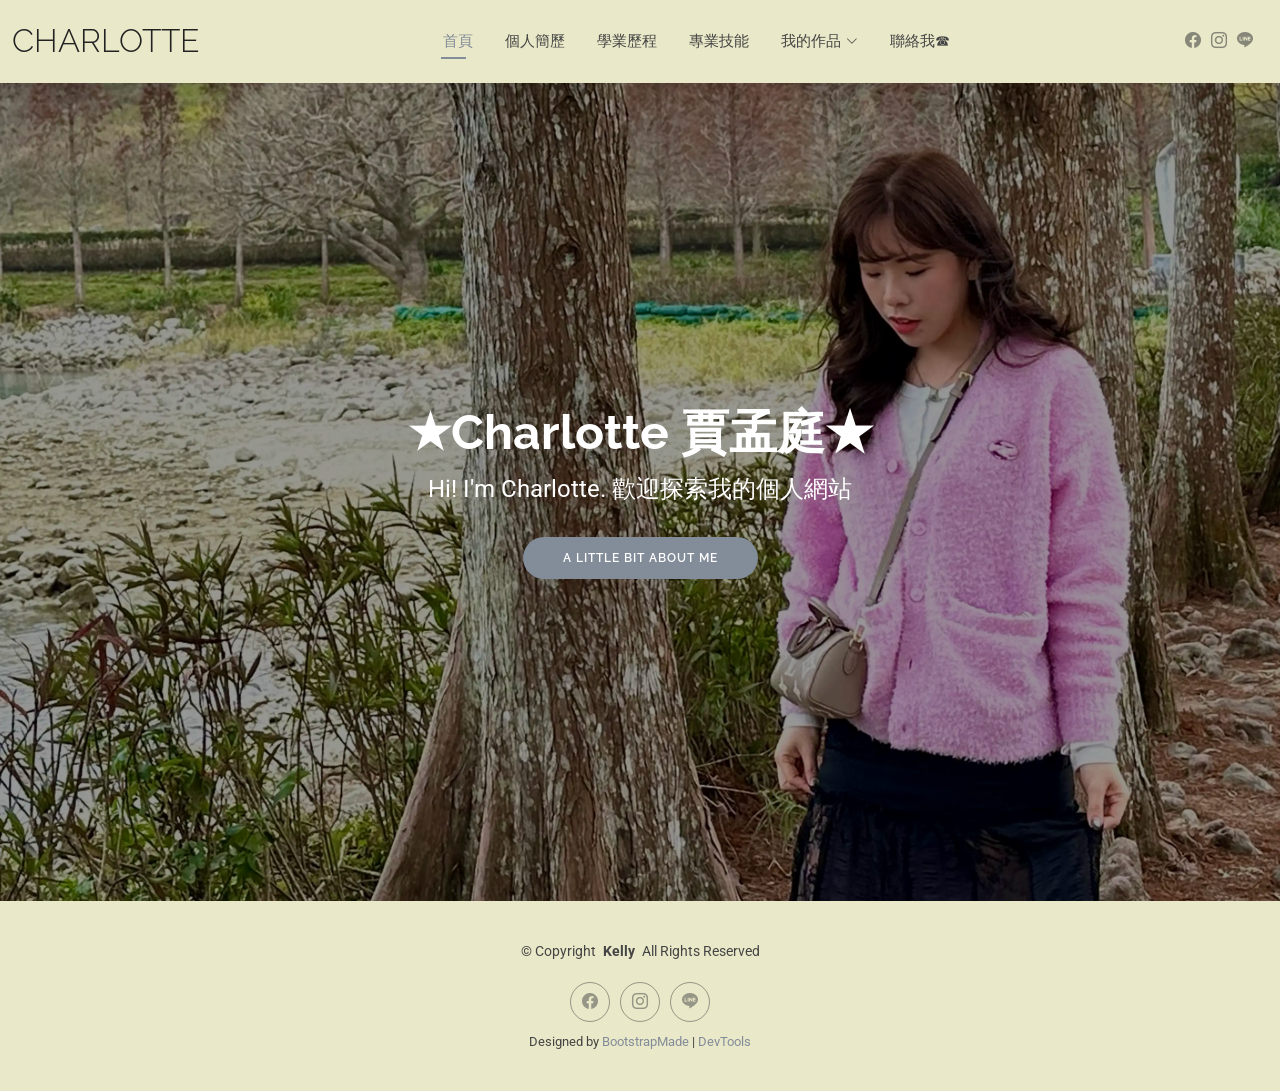
<file: index.html>
<!DOCTYPE html>
<html lang="zh-Hant">

<head>
  <meta charset="utf-8">
  <meta content="width=device-width, initial-scale=1.0" name="viewport">
  <title>Charlotte's Self Introduction</title>
  <meta name="description" content="★Charlotte 賈孟庭★">
  <meta name="keywords" content="Hi! I'm Charlotte. 歡迎探索我的個人網站">

  <!-- Favicons -->
  <link href="assets/img/favicon.png" rel="icon">
  <link href="assets/img/apple-touch-icon.png" rel="apple-touch-icon">

  <!-- Fonts -->
  <link href="https://fonts.googleapis.com" rel="preconnect">
  <link href="https://fonts.gstatic.com" rel="preconnect" crossorigin>
  <link href="https://fonts.googleapis.com/css2?family=Roboto:ital,wght@0,100;0,300;0,400;0,500;0,700;0,900;1,100;1,300;1,400;1,500;1,700;1,900&family=Poppins:ital,wght@0,100;0,200;0,300;0,400;0,500;0,600;0,700;0,800;0,900;1,100;1,200;1,300;1,400;1,500;1,600;1,700;1,800;1,900&family=Raleway:ital,wght@0,100;0,200;0,300;0,400;0,500;0,600;0,700;0,800;0,900;1,100;1,200;1,300;1,400;1,500;1,600;1,700;1,800;1,900&display=swap" rel="stylesheet">

  <!-- Vendor CSS Files -->
  <link href="assets/vendor/bootstrap/css/bootstrap.min.css" rel="stylesheet">
  <link href="assets/vendor/bootstrap-icons/bootstrap-icons.css" rel="stylesheet">
  <link href="assets/vendor/aos/aos.css" rel="stylesheet">
  <link href="assets/vendor/swiper/swiper-bundle.min.css" rel="stylesheet">
  <link href="assets/vendor/glightbox/css/glightbox.min.css" rel="stylesheet">

  <!-- Main CSS File -->
  <link href="assets/css/main.css" rel="stylesheet">

  <!-- =======================================================
  * Template Name: Kelly
  * Template URL: https://bootstrapmade.com/kelly-free-bootstrap-cv-resume-html-template/
  * Updated: Aug 07 2024 with Bootstrap v5.3.3
  * Author: BootstrapMade.com
  * License: https://bootstrapmade.com/license/
  ======================================================== -->
</head>

<body class="index-page">

  <header id="header" class="header d-flex align-items-center light-background sticky-top">
    <div class="container-fluid position-relative d-flex align-items-center justify-content-between">

      <a href="index.html" class="logo d-flex align-items-center me-auto me-xl-0">
        <!-- Uncomment the line below if you also wish to use an image logo -->
        <!-- <img src="assets/img/logo.png" alt=""> -->
        <h1 class="sitename">Charlotte</h1>
      </a>

      <nav id="navmenu" class="navmenu">
        <ul>
          <li><a href="index.html" class="active">首頁</a></li>
          <li><a href="about.html">個人簡歷</a></li>
          <li><a href="resume.html">學業歷程</a></li>
          <li><a href="services.html">專業技能</a></li>
       <li class="dropdown"><a href="portfolio.html"><span>我的作品</span> <i class="bi bi-chevron-down toggle-dropdown"></i></a>
             <ul>
              <li><a href="portfolio-details.html">生活雜誌📽️</a></li>
              <li class="dropdown"><a href="portfolio.html"><span>攝影集📸</span> <i class="bi bi-chevron-down toggle-dropdown"></i></a>
                <ul>
                  <li><a href="portfolio.html">風景🌇</a></li>
                  <li><a href="portfolio.html">聚焦👑</a></li>
                  <li><a href="portfolio.html">美食🥐</a></li>
                </ul>
              </li>
              <li><a href="https://music.youtube.com/watch?v=SiEUDZd2bto&si=y4GIB4ztZ34LLuRh">最近在聽🎧</a></li>
            </ul>
          </li>
          <li><a href="contact.html">聯絡我☎︎</a></li>
        </ul>
        <i class="mobile-nav-toggle d-xl-none bi bi-list"></i>
      </nav>

      <div class="header-social-links">
        <a href="https://www.facebook.com/share/1EVmEae6Wq/?mibextid=wwXIfr" class="facebook" target="_blank"><i class="bi bi-facebook"></i></a>
        <a href="https://www.instagram.com/char1the?igsh=emJxNno5cjluY2Y5&utm_source=qr" class="instagram"><i class="bi bi-instagram"></i></a>
        <a href="https://line.me/ti/p/7a3qe7V7F-" class="line"><i class="bi bi-line"></i></a>
      </div>

    </div>
  </header>

  <main class="main">

    <!-- Hero Section -->
    <section id="hero" class="hero section">

      <img src="assets/img/hero-bg.webp" alt="" data-aos="fade-in">

      <div class="container text-center" data-aos="zoom-out" data-aos-delay="100">
        <div class="row justify-content-center">
          <div class="col-lg-8">
            <h2> <font style=color:#fff>
            </style>★Charlotte 賈孟庭★<font></h2>
            <p>Hi! I'm Charlotte. 歡迎探索我的個人網站</p>
            <a href="about.html" class="btn-get-started">A Little Bit About Me</a>
          </div>
        </div>
      </div>

    </section><!-- /Hero Section -->

  </main>

  <footer id="footer" class="footer light-background">

    <div class="container">
      <div class="copyright text-center ">
        <p>© <span>Copyright</span> <strong class="px-1 sitename">Kelly</strong> <span>All Rights Reserved<br></span></p>
      </div>
      <div class="social-links d-flex justify-content-center">
        <a href="https://www.facebook.com/share/1EVmEae6Wq/?mibextid=wwXIfr"><i class="bi bi-facebook"></i></a>
        <a href="https://www.instagram.com/char1the?igsh=emJxNno5cjluY2Y5&utm_source=qr"><i class="bi bi-instagram"></i></a>
        <a href="https://line.me/ti/p/7a3qe7V7F-"><i class="bi bi-line"></i></a>
      </div>
      <div class="credits">
        <!-- All the links in the footer should remain intact. -->
        <!-- You can delete the links only if you've purchased the pro version. -->
        <!-- Licensing information: https://bootstrapmade.com/license/ -->
        <!-- Purchase the pro version with working PHP/AJAX contact form: [buy-url] -->
        Designed by <a href="https://bootstrapmade.com/">BootstrapMade</a> | <a href="https://bootstrapmade.com/tools/">DevTools</a>
      </div>
    </div>

  </footer>

  <!-- Scroll Top -->
  <a href="#" id="scroll-top" class="scroll-top d-flex align-items-center justify-content-center"><i class="bi bi-arrow-up-short"></i></a>

  <!-- Preloader -->
  <div id="preloader"></div>

  <!-- Vendor JS Files -->
  <script src="assets/vendor/bootstrap/js/bootstrap.bundle.min.js"></script>
  <script src="assets/vendor/php-email-form/validate.js"></script>
  <script src="assets/vendor/aos/aos.js"></script>
  <script src="assets/vendor/waypoints/noframework.waypoints.js"></script>
  <script src="assets/vendor/purecounter/purecounter_vanilla.js"></script>
  <script src="assets/vendor/swiper/swiper-bundle.min.js"></script>
  <script src="assets/vendor/glightbox/js/glightbox.min.js"></script>
  <script src="assets/vendor/imagesloaded/imagesloaded.pkgd.min.js"></script>
  <script src="assets/vendor/isotope-layout/isotope.pkgd.min.js"></script>

  <!-- Main JS File -->
  <script src="assets/js/main.js"></script>

</body>

</html>
</file>
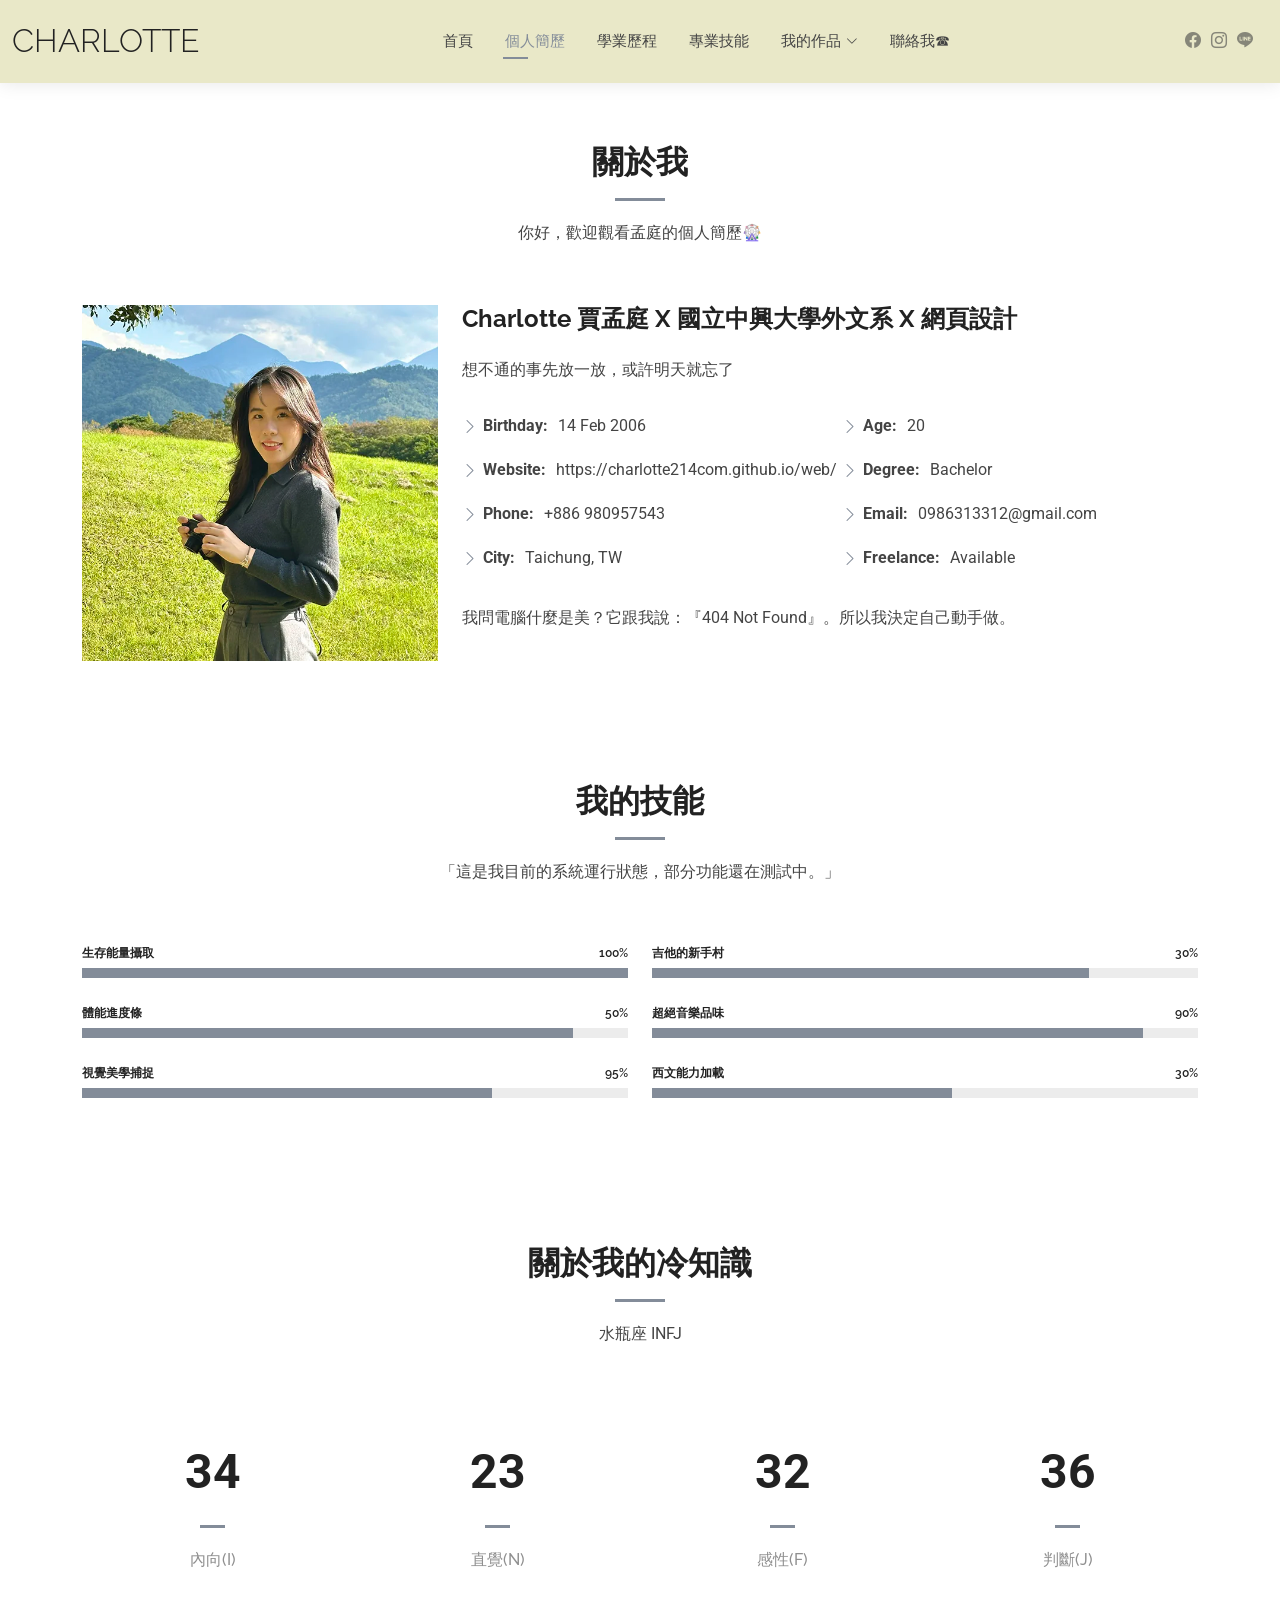
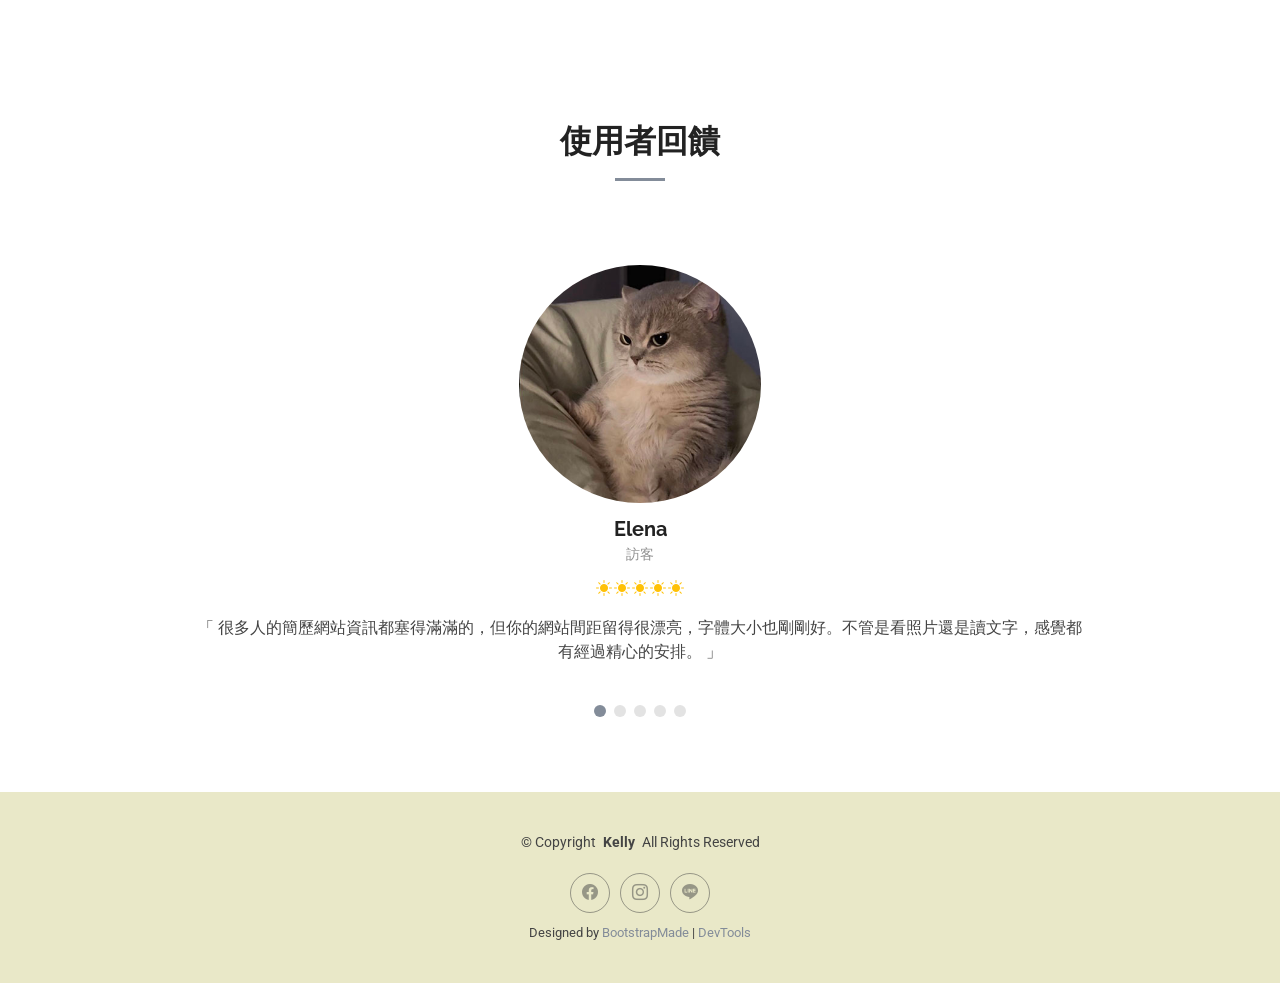
<file: about.html>
<!DOCTYPE html>
<html lang="en">

<head>
  <meta charset="utf-8">
  <meta content="width=device-width, initial-scale=1.0" name="viewport">
  <title>About - Kelly Bootstrap Template</title>
  <meta name="description" content="">
  <meta name="keywords" content="">

  <!-- Favicons -->
  <link href="assets/img/favicon.png" rel="icon">
  <link href="assets/img/apple-touch-icon.png" rel="apple-touch-icon">

  <!-- Fonts -->
  <link href="https://fonts.googleapis.com" rel="preconnect">
  <link href="https://fonts.gstatic.com" rel="preconnect" crossorigin>
  <link href="https://fonts.googleapis.com/css2?family=Roboto:ital,wght@0,100;0,300;0,400;0,500;0,700;0,900;1,100;1,300;1,400;1,500;1,700;1,900&family=Poppins:ital,wght@0,100;0,200;0,300;0,400;0,500;0,600;0,700;0,800;0,900;1,100;1,200;1,300;1,400;1,500;1,600;1,700;1,800;1,900&family=Raleway:ital,wght@0,100;0,200;0,300;0,400;0,500;0,600;0,700;0,800;0,900;1,100;1,200;1,300;1,400;1,500;1,600;1,700;1,800;1,900&display=swap" rel="stylesheet">

  <!-- Vendor CSS Files -->
  <link href="assets/vendor/bootstrap/css/bootstrap.min.css" rel="stylesheet">
  <link href="assets/vendor/bootstrap-icons/bootstrap-icons.css" rel="stylesheet">
  <link href="assets/vendor/aos/aos.css" rel="stylesheet">
  <link href="assets/vendor/swiper/swiper-bundle.min.css" rel="stylesheet">
  <link href="assets/vendor/glightbox/css/glightbox.min.css" rel="stylesheet">

  <!-- Main CSS File -->
  <link href="assets/css/main.css" rel="stylesheet">

  <!-- =======================================================
  * Template Name: Kelly
  * Template URL: https://bootstrapmade.com/kelly-free-bootstrap-cv-resume-html-template/
  * Updated: Aug 07 2024 with Bootstrap v5.3.3
  * Author: BootstrapMade.com
  * License: https://bootstrapmade.com/license/
  ======================================================== -->
</head>

<body class="about-page">

   <header id="header" class="header d-flex align-items-center light-background sticky-top">
    <div class="container-fluid position-relative d-flex align-items-center justify-content-between">

      <a href="index.html" class="logo d-flex align-items-center me-auto me-xl-0">
        <!-- Uncomment the line below if you also wish to use an image logo -->
        <!-- <img src="assets/img/logo.png" alt=""> -->
        <h1 class="sitename">Charlotte</h1>
      </a>

      <nav id="navmenu" class="navmenu">
        <ul>
          <li><a href="index.html">首頁</a></li>
          <li><a href="about.html" class="active">個人簡歷</a></li>
          <li><a href="resume.html">學業歷程</a></li>
          <li><a href="services.html">專業技能</a></li>
       <li class="dropdown"><a href="portfolio.html"><span>我的作品</span> <i class="bi bi-chevron-down toggle-dropdown"></i></a>
             <ul>
              <li><a href="portfolio-details.html">生活雜誌📽️</a></li>
              <li class="dropdown"><a href="portfolio.html"><span>攝影集📸</span> <i class="bi bi-chevron-down toggle-dropdown"></i></a>
                <ul>
                  <li><a href="portfolio.html">風景🌇</a></li>
                  <li><a href="portfolio.html">聚焦👑</a></li>
                  <li><a href="portfolio.html">美食🥐</a></li>
                </ul>
              </li>
             <li><a href="https://music.youtube.com/watch?v=SiEUDZd2bto&si=y4GIB4ztZ34LLuRh">最近在聽🎧</a></li>
            </ul>
          </li>
          <li><a href="contact.html">聯絡我☎︎</a></li>
        </ul>
        <i class="mobile-nav-toggle d-xl-none bi bi-list"></i>
      </nav>

      <div class="header-social-links">
        <a href="https://www.facebook.com/share/1EVmEae6Wq/?mibextid=wwXIfr" class="facebook" target="_blank"><i class="bi bi-facebook"></i></a>
        <a href="https://www.instagram.com/char1the?igsh=emJxNno5cjluY2Y5&utm_source=qr" class="instagram"><i class="bi bi-instagram"></i></a>
        <a href="https://line.me/ti/p/7a3qe7V7F-" class="line"><i class="bi bi-line"></i></a>
      </div>

    </div>
  </header>
     

    <!-- About Section -->
    <section id="about" class="about section">

      <!-- Section Title -->
      <div class="container section-title" data-aos="fade-up">
        <h2>關於我</h2>
        <p>你好，歡迎觀看孟庭的個人簡歷🎡</p>
      </div><!-- End Section Title -->

      <div class="container" data-aos="fade-up" data-aos-delay="100">

        <div class="row gy-4 justify-content-center">
          <div class="col-lg-4">
            <img src="assets/img/profile-img.webp" class="img-fluid" alt="">
          </div>
          <div class="col-lg-8 content">
            <h2>Charlotte 賈孟庭 X 國立中興大學外文系 X 網頁設計</h2>
            <p class="fst-normal py-3">
              想不通的事先放一放，或許明天就忘了
            </p>
            <div class="row">
              <div class="col-lg-6">
                <ul>
                  <li><i class="bi bi-chevron-right"></i> <strong>Birthday:</strong> <span>14 Feb 2006</span></li>
                  <li><i class="bi bi-chevron-right"></i> <strong>Website:</strong> <span>https://charlotte214com.github.io/web/</span></li>
                  <li><i class="bi bi-chevron-right"></i> <strong>Phone:</strong> <span>+886 980957543</span></li>
                  <li><i class="bi bi-chevron-right"></i> <strong>City:</strong> <span>Taichung, TW</span></li>
                </ul>
              </div>
              <div class="col-lg-6">
                <ul>
                  <li><i class="bi bi-chevron-right"></i> <strong>Age:</strong> <span>20</span></li>
                  <li><i class="bi bi-chevron-right"></i> <strong>Degree:</strong> <span>Bachelor</span></li>
                  <li><i class="bi bi-chevron-right"></i> <strong>Email:</strong> <span>0986313312@gmail.com</span></li>
                  <li><i class="bi bi-chevron-right"></i> <strong>Freelance:</strong> <span>Available</span></li>
                </ul>
              </div>
            </div>
            <p class="py-3">
              我問電腦什麼是美？它跟我說：『404 Not Found』。所以我決定自己動手做。
            </p>
          </div>
        </div>

      </div>

    </section><!-- /About Section -->

    <!-- Skills Section -->
    <section id="skills" class="skills section">

      <!-- Section Title -->
      <div class="container section-title" data-aos="fade-up">
        <h2>我的技能</h2>
        <p>「這是我目前的系統運行狀態，部分功能還在測試中。」</p>
      </div><!-- End Section Title -->

      <div class="container" data-aos="fade-up" data-aos-delay="100">

        <div class="row skills-content skills-animation">

          <div class="col-lg-6">

            <div class="progress">
              <span class="skill"><span>生存能量攝取</span> <i class="val">100%</i></span>
              <div class="progress-bar-wrap">
                <div class="progress-bar" role="progressbar" aria-valuenow="100" aria-valuemin="0" aria-valuemax="100"></div>
              </div>
            </div><!-- End Skills Item -->

            <div class="progress">
              <span class="skill"><span>體能進度條</span> <i class="val">50%</i></span>
              <div class="progress-bar-wrap">
                <div class="progress-bar" role="progressbar" aria-valuenow="90" aria-valuemin="0" aria-valuemax="100"></div>
              </div>
            </div><!-- End Skills Item -->

            <div class="progress">
              <span class="skill"><span>視覺美學捕捉</span> <i class="val">95%</i></span>
              <div class="progress-bar-wrap">
                <div class="progress-bar" role="progressbar" aria-valuenow="75" aria-valuemin="0" aria-valuemax="100"></div>
              </div>
            </div><!-- End Skills Item -->

          </div>

          <div class="col-lg-6">

            <div class="progress">
              <span class="skill"><span>吉他的新手村</span> <i class="val">30%</i></span>
              <div class="progress-bar-wrap">
                <div class="progress-bar" role="progressbar" aria-valuenow="80" aria-valuemin="0" aria-valuemax="100"></div>
              </div>
            </div><!-- End Skills Item -->

            <div class="progress">
              <span class="skill"><span>超絕音樂品味</span> <i class="val">90%</i></span>
              <div class="progress-bar-wrap">
                <div class="progress-bar" role="progressbar" aria-valuenow="90" aria-valuemin="0" aria-valuemax="100"></div>
              </div>
            </div><!-- End Skills Item -->

            <div class="progress">
              <span class="skill"><span>西文能力加載</span> <i class="val">30%</i></span>
              <div class="progress-bar-wrap">
                <div class="progress-bar" role="progressbar" aria-valuenow="55" aria-valuemin="0" aria-valuemax="100"></div>
              </div>
            </div><!-- End Skills Item -->

          </div>

        </div>

      </div>

    </section><!-- /Skills Section -->

    <!-- Stats Section -->
    <section id="stats" class="stats section">

      <!-- Section Title -->
      <div class="container section-title" data-aos="fade-up">
        <h2>關於我的冷知識</h2>
        <p>水瓶座 INFJ</p>
      </div><!-- End Section Title -->

      <div class="container" data-aos="fade-up" data-aos-delay="100">

        <div class="row gy-4">

          <div class="col-lg-3 col-md-6">
            <div class="stats-item text-center w-100 h-100">
              <span data-purecounter-start="0" data-purecounter-end="83" data-purecounter-duration="1" class="purecounter"></span>
              <p>內向(I)</p>
            </div>
          </div><!-- End Stats Item -->

          <div class="col-lg-3 col-md-6">
            <div class="stats-item text-center w-100 h-100">
              <span data-purecounter-start="0" data-purecounter-end="55" data-purecounter-duration="1" class="purecounter"></span>
              <p>直覺(N)</p>
            </div>
          </div><!-- End Stats Item -->

          <div class="col-lg-3 col-md-6">
            <div class="stats-item text-center w-100 h-100">
              <span data-purecounter-start="0" data-purecounter-end="79" data-purecounter-duration="1" class="purecounter"></span>
              <p>感性(F)</p>
            </div>
          </div><!-- End Stats Item -->

          <div class="col-lg-3 col-md-6">
            <div class="stats-item text-center w-100 h-100">
              <span data-purecounter-start="0" data-purecounter-end="88" data-purecounter-duration="1" class="purecounter"></span>
              <p>判斷(J)</p>
            </div>
          </div><!-- End Stats Item -->

        </div>

      </div>

    </section><!-- /Stats Section -->

    <!-- Testimonials Section -->
    <section id="testimonials" class="testimonials section">

      <!-- Section Title -->
      <div class="container section-title" data-aos="fade-up">
        <h2>使用者回饋</h2>
      </div><!-- End Section Title -->

      <div class="container" data-aos="fade-up" data-aos-delay="100">

        <div class="swiper init-swiper">
          <script type="application/json" class="swiper-config">
            {
              "loop": true,
              "speed": 600,
              "autoplay": {
                "delay": 2000
              },
              "slidesPerView": "auto",
              "pagination": {
                "el": ".swiper-pagination",
                "type": "bullets",
                "clickable": true
              }
            }
          </script>
          <div class="swiper-wrapper">

            <div class="swiper-slide">
              <div class="testimonial-item">
                <img src="assets/img/testimonials/testimonials-1.jpg" class="testimonial-img" alt="">
                <h3>Elena</h3>
                <h4>訪客</h4>
                <div class="stars">
                  <i class="bi bi-brightness-high-fill"></i><i class="bi bi-brightness-high-fill"></i><i class="bi bi-brightness-high-fill"></i><i class="bi bi-brightness-high-fill"></i><i class="bi bi-brightness-high-fill"></i>
                </div>
                <p>
                  <span class="custom-quote">「</span>
                  <span>很多人的簡歷網站資訊都塞得滿滿的，但你的網站間距留得很漂亮，字體大小也剛剛好。不管是看照片還是讀文字，感覺都有經過精心的安排。</span>
                  <span class="custom-quote">」</span>
                </p>
              </div>
            </div><!-- End testimonial item -->

            <div class="swiper-slide">
              <div class="testimonial-item">
                <img src="assets/img/testimonials/testimonials-2.jpg" class="testimonial-img" alt="">
                <h3>Iris</h3>
                <h4>訪客</h4>
                <div class="stars">
                  <i class="bi bi-chat-heart-fill"></i><i class="bi bi-chat-heart-fill"></i><i class="bi bi-chat-heart-fill"></i><i class="bi bi-chat-heart-fill"></i><i class="bi bi-chat-heart"></i>
                </div>
                <p>
                  <span class="custom-quote">「</span>
                  <span>我很喜歡 MBTI 的介紹區塊，把人格特質數據化這個點子很酷！透過這些回饋和冷知識，就算還沒見過面，也能感覺到你是個心思細膩又很有規劃的人。</span>
                  <span class="custom-quote">」</span>
                </p>
              </div>
            </div><!-- End testimonial item -->

            <div class="swiper-slide">
              <div class="testimonial-item">
                <img src="assets/img/testimonials/testimonials-3.jpg" class="testimonial-img" alt="">
                <h3>Tate</h3>
                <h4>訪客</h4>
                <div class="stars">
                  <i class="bi bi-emoji-heart-eyes-fill"></i><i class="bi bi-emoji-heart-eyes-fill"></i><i class="bi bi-emoji-heart-eyes-fill"></i><i class="bi bi-emoji-heart-eyes-fill"></i><i class="bi bi-emoji-heart-eyes"></i>
                </div>
                <p>
                  <span class="custom-quote">「</span>
                  <span>一點進網站就覺得質感很好，簡約但不會覺得空空的。尤其是那個圓角設計，讓整個網頁看起來很溫柔，完全不會有寫程式那種冰冷的感覺。</span>
                  <span class="custom-quote">」</span>
                </p>
              </div>
            </div><!-- End testimonial item -->

            <div class="swiper-slide">
              <div class="testimonial-item">
                <img src="assets/img/testimonials/testimonials-4.jpg" class="testimonial-img" alt="">
                <h3>Charlie</h3>
                <h4>訪客</h4>
                <div class="stars">
                  <i class="bi bi-hand-thumbs-up-fill"></i><i class="bi bi-hand-thumbs-up-fill"></i><i class="bi bi-hand-thumbs-up-fill"></i><i class="bi bi-hand-thumbs-up-fill"></i><i class="bi bi-hand-thumbs-up-fill"></i>
                </div>
                <p>
                  <span class="custom-quote">「</span>
                  <span>攝影集中照片的色調跟網頁整體的風格非常搭，看得出對美感有很強的堅持。而且網頁加載的速度很快，滑起來很絲滑，不會有卡頓感，這點真的很加分。</span>
                  <span class="custom-quote">」</span>
                </p>
              </div>
            </div><!-- End testimonial item -->

            <div class="swiper-slide">
              <div class="testimonial-item">
                <img src="assets/img/testimonials/testimonials-5.jpg" class="testimonial-img" alt="">
                <h3>林</h3>
                <h4>訪客</h4>
                <div class="stars">
                  <i class="bi bi-person-heart"></i><i class="bi bi-person-heart"></i><i class="bi bi-person-heart"></i><i class="bi bi-person-heart"></i><i class="bi bi-person-x-fill"></i>
                </div>
                <p>
                  <span class="custom-quote">「</span>
                  <span>導覽列的設計非常直覺。我最喜歡這種不燒腦的設計了，不管是找簡歷還是找作品，點一下就能到。而且文字的大小跟行距設定得很舒服，讀久了眼睛也不會痠。</span>
                  <span class="custom-quote">」</span>
                </p>
              </div>
            </div><!-- End testimonial item -->

          </div>
          <div class="swiper-pagination"></div>
        </div>

      </div>

    </section><!-- /Testimonials Section -->

  </main>

  <footer id="footer" class="footer light-background">

    <div class="container">
      <div class="copyright text-center ">
        <p>© <span>Copyright</span> <strong class="px-1 sitename">Kelly</strong> <span>All Rights Reserved<br></span></p>
      </div>
      <div class="social-links d-flex justify-content-center">
        <a href="https://www.facebook.com/share/1EVmEae6Wq/?mibextid=wwXIfr"><i class="bi bi-facebook"></i></a>
        <a href="https://www.instagram.com/char1the?igsh=emJxNno5cjluY2Y5&utm_source=qr"><i class="bi bi-instagram"></i></a>
        <a href="https://line.me/ti/p/7a3qe7V7F-"><i class="bi bi-line"></i></a>
      </div>
      <div class="credits">
        <!-- All the links in the footer should remain intact. -->
        <!-- You can delete the links only if you've purchased the pro version. -->
        <!-- Licensing information: https://bootstrapmade.com/license/ -->
        <!-- Purchase the pro version with working PHP/AJAX contact form: [buy-url] -->
        Designed by <a href="https://bootstrapmade.com/">BootstrapMade</a> | <a href="https://bootstrapmade.com/tools/">DevTools</a>
      </div>
    </div>

  </footer>
  <!-- Scroll Top -->
  <a href="#" id="scroll-top" class="scroll-top d-flex align-items-center justify-content-center"><i class="bi bi-arrow-up-short"></i></a>

  <!-- Preloader -->
  <div id="preloader"></div>

  <!-- Vendor JS Files -->
  <script src="assets/vendor/bootstrap/js/bootstrap.bundle.min.js"></script>
  <script src="assets/vendor/php-email-form/validate.js"></script>
  <script src="assets/vendor/aos/aos.js"></script>
  <script src="assets/vendor/waypoints/noframework.waypoints.js"></script>
  <script src="assets/vendor/purecounter/purecounter_vanilla.js"></script>
  <script src="assets/vendor/swiper/swiper-bundle.min.js"></script>
  <script src="assets/vendor/glightbox/js/glightbox.min.js"></script>
  <script src="assets/vendor/imagesloaded/imagesloaded.pkgd.min.js"></script>
  <script src="assets/vendor/isotope-layout/isotope.pkgd.min.js"></script>

  <!-- Main JS File -->
  <script src="assets/js/main.js"></script>

</body>

</html>
</file>
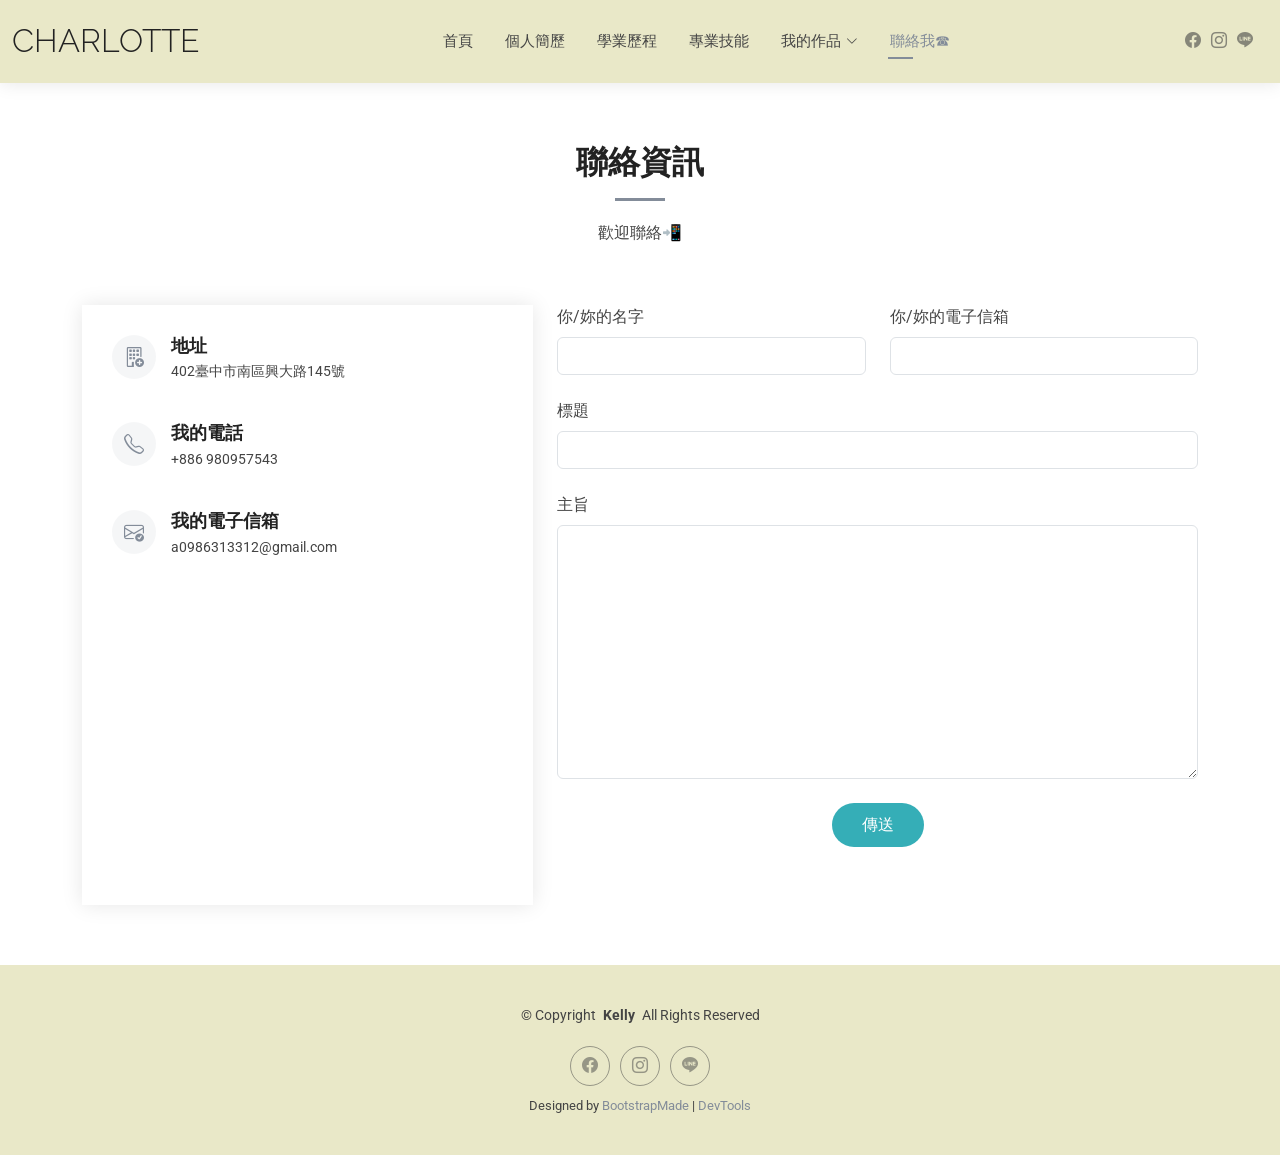
<file: contact.html>
<!DOCTYPE html>
<html lang="en">

<head>
  <meta charset="utf-8">
  <meta content="width=device-width, initial-scale=1.0" name="viewport">
  <title>Contact Charlotte📱</title>
  <meta name="description" content="">
  <meta name="keywords" content="">

  <!-- Favicons -->
  <link href="assets/img/favicon.png" rel="icon">
  <link href="assets/img/apple-touch-icon.png" rel="apple-touch-icon">

  <!-- Fonts -->
  <link href="https://fonts.googleapis.com" rel="preconnect">
  <link href="https://fonts.gstatic.com" rel="preconnect" crossorigin>
  <link href="https://fonts.googleapis.com/css2?family=Roboto:ital,wght@0,100;0,300;0,400;0,500;0,700;0,900;1,100;1,300;1,400;1,500;1,700;1,900&family=Poppins:ital,wght@0,100;0,200;0,300;0,400;0,500;0,600;0,700;0,800;0,900;1,100;1,200;1,300;1,400;1,500;1,600;1,700;1,800;1,900&family=Raleway:ital,wght@0,100;0,200;0,300;0,400;0,500;0,600;0,700;0,800;0,900;1,100;1,200;1,300;1,400;1,500;1,600;1,700;1,800;1,900&display=swap" rel="stylesheet">

  <!-- Vendor CSS Files -->
  <link href="assets/vendor/bootstrap/css/bootstrap.min.css" rel="stylesheet">
  <link href="assets/vendor/bootstrap-icons/bootstrap-icons.css" rel="stylesheet">
  <link href="assets/vendor/aos/aos.css" rel="stylesheet">
  <link href="assets/vendor/swiper/swiper-bundle.min.css" rel="stylesheet">
  <link href="assets/vendor/glightbox/css/glightbox.min.css" rel="stylesheet">

  <!-- Main CSS File -->
  <link href="assets/css/main.css" rel="stylesheet">

  <!-- =======================================================
  * Template Name: Kelly
  * Template URL: https://bootstrapmade.com/kelly-free-bootstrap-cv-resume-html-template/
  * Updated: Aug 07 2024 with Bootstrap v5.3.3
  * Author: BootstrapMade.com
  * License: https://bootstrapmade.com/license/
  ======================================================== -->
</head>

<body class="contact-page">

   <header id="header" class="header d-flex align-items-center light-background sticky-top">
    <div class="container-fluid position-relative d-flex align-items-center justify-content-between">

      <a href="index.html" class="logo d-flex align-items-center me-auto me-xl-0">
        <!-- Uncomment the line below if you also wish to use an image logo -->
        <!-- <img src="assets/img/logo.png" alt=""> -->
        <h1 class="sitename">Charlotte</h1>
      </a>

      <nav id="navmenu" class="navmenu">
        <ul>
          <li><a href="index.html">首頁</a></li>
          <li><a href="about.html">個人簡歷</a></li>
          <li><a href="resume.html">學業歷程</a></li>
          <li><a href="services.html">專業技能</a></li>
       <li class="dropdown"><a href="portfolio.html"><span>我的作品</span> <i class="bi bi-chevron-down toggle-dropdown"></i></a>
            <ul>
              <li><a href="portfolio-details.html">生活雜誌📽️</a></li>
              <li class="dropdown"><a href="portfolio.html"><span>攝影集📸</span> <i class="bi bi-chevron-down toggle-dropdown"></i></a>
                <ul>
                  <li><a href="portfolio.html">風景🌇</a></li>
                  <li><a href="portfolio.html">聚焦👑</a></li>
                  <li><a href="portfolio.html">美食🥐</a></li>
                </ul>
              </li>
             <li><a href="https://music.youtube.com/watch?v=SiEUDZd2bto&si=y4GIB4ztZ34LLuRh">最近在聽🎧</a></li>
            </ul>
          </li>
          <li><a href="contact.html" class="active">聯絡我☎︎</a></li>
        </ul>
        <i class="mobile-nav-toggle d-xl-none bi bi-list"></i>
      </nav>

      <div class="header-social-links">
        <a href="https://www.facebook.com/share/1EVmEae6Wq/?mibextid=wwXIfr" class="facebook" target="_blank"><i class="bi bi-facebook"></i></a>
        <a href="https://www.instagram.com/char1the?igsh=emJxNno5cjluY2Y5&utm_source=qr" class="instagram"><i class="bi bi-instagram"></i></a>
        <a href="https://line.me/ti/p/7a3qe7V7F-" class="line"><i class="bi bi-line"></i></a>
      </div>

    </div>
  </header>
     

    <!-- Contact Section -->
    <section id="contact" class="contact section">

      <!-- Section Title -->
      <div class="container section-title" data-aos="fade-up">
        <h2>聯絡資訊</h2>
        <p>歡迎聯絡📲</p>
      </div><!-- End Section Title -->

      <div class="container" data-aos="fade-up" data-aos-delay="100">

        <div class="row gy-4">

          <div class="col-lg-5">

            <div class="info-wrap">
              <div class="info-item d-flex" data-aos="fade-up" data-aos-delay="200">
                <i class="bi bi-building-add"></i>
                <div>
                  <h3>地址</h3>
                  <p>402臺中市南區興大路145號</p>
                </div>
              </div><!-- End Info Item -->

              <div class="info-item d-flex" data-aos="fade-up" data-aos-delay="300">
                <i class="bi bi-telephone flex-shrink-0"></i>
                <div>
                  <h3>我的電話</h3>
                  <p>+886 980957543</p>
                </div>
              </div><!-- End Info Item -->

              <div class="info-item d-flex" data-aos="fade-up" data-aos-delay="400">
                <i class="bi bi-envelope-check"></i>
                <div>
                  <h3>我的電子信箱</h3>
                  <p>a0986313312@gmail.com</p>
                </div>
              </div><!-- End Info Item -->

              <iframe src="https://www.google.com/maps/embed?pb=!1m18!1m12!1m3!1d3641.372393144762!2d120.67275107590542!3d24.123556874347386!2m3!1f0!2f0!3f0!3m2!1i1024!2i768!4f13.1!3m3!1m2!1s0x34693cfcecffe9d9%3A0xe28afadc0dad203a!2z5ZyL56uL5Lit6IiI5aSn5a24!5e0!3m2!1szh-TW!2stw!4v1779871545660!5m2!1szh-TW!2stw" frameborder="0" style="border:0; width: 100%; height: 270px;" allowfullscreen="" loading="lazy" referrerpolicy="no-referrer-when-downgrade"></iframe>
            </div>
          </div>

          <div class="col-lg-7">
            <form id="google-contact-form" action="https://script.google.com/macros/s/AKfycbyMlEKREWjsHXmay6557JztjIq6KB9mrgULUDr3Y0aarV-gvU3bEyK4en6IiJrwcm_L/exec" method="post" data-aos="fade-up" data-aos-delay="200">
              <div class="row gy-4">

                <div class="col-md-6">
                  <label for="name-field" class="pb-2">你/妳的名字</label>
                  <input type="text" name="name" id="name-field" class="form-control" required="">
                </div>

                <div class="col-md-6">
                  <label for="email-field" class="pb-2">你/妳的電子信箱</label>
                  <input type="email" class="form-control" name="email" id="email-field" required="">
                </div>

                <div class="col-md-12">
                  <label for="subject-field" class="pb-2">標題</label>
                  <input type="text" class="form-control" name="subject" id="subject-field" required="">
                </div>

                <div class="col-md-12">
                  <label for="message-field" class="pb-2">主旨</label>
                  <textarea class="form-control" name="message" rows="10" id="message-field" required=""></textarea>
                </div>

                <div class="col-md-12 text-center">
                  <div class="loading" style="display:none;">加載中</div>
                  <div class="error-message" style="display:none !important;"></div>
                 <div class="sent-message alert alert-success text-center" role="alert" style="display:none; border-radius: 8px; font-weight: bold; padding: 15px; margin: 15px 0;">
                   <i class="bi bi-check-circle-fill me-2"></i> 訊息已發送成功，謝謝您！
                 </div>

                  <button type="submit" style="border-radius: 50px !important; border: none !important; padding: 10px 30px; background-color: #35aeb7; color: #fff;">傳送</button>
                </div>

              </div>
            </form>
          </div><!-- End Contact Form -->

        </div>

      </div>

    </section><!-- /Contact Section -->

  </main>

  <footer id="footer" class="footer light-background">

    <div class="container">
      <div class="copyright text-center ">
        <p>© <span>Copyright</span> <strong class="px-1 sitename">Kelly</strong> <span>All Rights Reserved<br></span></p>
      </div>
      <div class="social-links d-flex justify-content-center">
        <a href="https://www.facebook.com/share/1EVmEae6Wq/?mibextid=wwXIfr"><i class="bi bi-facebook"></i></a>
        <a href="https://www.instagram.com/char1the?igsh=emJxNno5cjluY2Y5&utm_source=qr"><i class="bi bi-instagram"></i></a>
        <a href="https://line.me/ti/p/7a3qe7V7F-"><i class="bi bi-line"></i></a>
      </div>
      <div class="credits">
        <!-- All the links in the footer should remain intact. -->
        <!-- You can delete the links only if you've purchased the pro version. -->
        <!-- Licensing information: https://bootstrapmade.com/license/ -->
        <!-- Purchase the pro version with working PHP/AJAX contact form: [buy-url] -->
        Designed by <a href="https://bootstrapmade.com/">BootstrapMade</a> | <a href="https://bootstrapmade.com/tools/">DevTools</a>
      </div>
    </div>

  </footer>
  <!-- Scroll Top -->
  <a href="#" id="scroll-top" class="scroll-top d-flex align-items-center justify-content-center"><i class="bi bi-arrow-up-short"></i></a>

  <!-- Preloader -->
  <div id="preloader"></div>

  <!-- Vendor JS Files -->
  <script src="assets/vendor/bootstrap/js/bootstrap.bundle.min.js"></script>
  <script src="assets/vendor/php-email-form/validate.js"></script>
  <script src="assets/vendor/aos/aos.js"></script>
  <script src="assets/vendor/waypoints/noframework.waypoints.js"></script>
  <script src="assets/vendor/purecounter/purecounter_vanilla.js"></script>
  <script src="assets/vendor/swiper/swiper-bundle.min.js"></script>
  <script src="assets/vendor/glightbox/js/glightbox.min.js"></script>
  <script src="assets/vendor/imagesloaded/imagesloaded.pkgd.min.js"></script>
  <script src="assets/vendor/isotope-layout/isotope.pkgd.min.js"></script>

  <!-- Main JS File -->
  <script src="assets/js/main.js"></script>

  <script>
  document.getElementById('google-contact-form').addEventListener('submit', function(e) {
    e.preventDefault(); // 阻止網頁跳轉
    
    var form = this;
    var loading = form.querySelector('.loading');
    var errorMessage = form.querySelector('.error-message');
    var sentMessage = form.querySelector('.sent-message');
    
    // 顯示 Loading，隱藏其他提示
    loading.style.display = 'block';
    errorMessage.style.display = 'none';
    sentMessage.style.display = 'none';
    
    // 封裝表單資料
    var formData = new FormData(form);
    var searchParams = new URLSearchParams();
    for (var pair of formData) {
        searchParams.append(pair[0], pair[1]);
    }
    
    // 用 fetch 發送 POST 請求到 Google GAS
    fetch(form.action, {
        method: 'POST',
        body: searchParams,
        headers: {
            'Content-Type': 'application/x-www-form-urlencoded'
        }
    })
    .then(response => response.text())
    .then(data => {
        loading.style.display = 'none';
        if (data === 'success') {
            sentMessage.style.display = 'block'; // 顯示成功畫面
            form.reset(); // 清空表單
        } else {
            errorMessage.textContent = '傳送失敗，請稍後再試。錯誤原因：' + data;
            errorMessage.style.display = 'block';
        }
    })
    .catch(error => {
        loading.style.display = 'none';
        errorMessage.textContent = '連線錯誤：' + error;
        errorMessage.style.display = 'block';
    });
  });
</script>


</body>

</html>
</file>
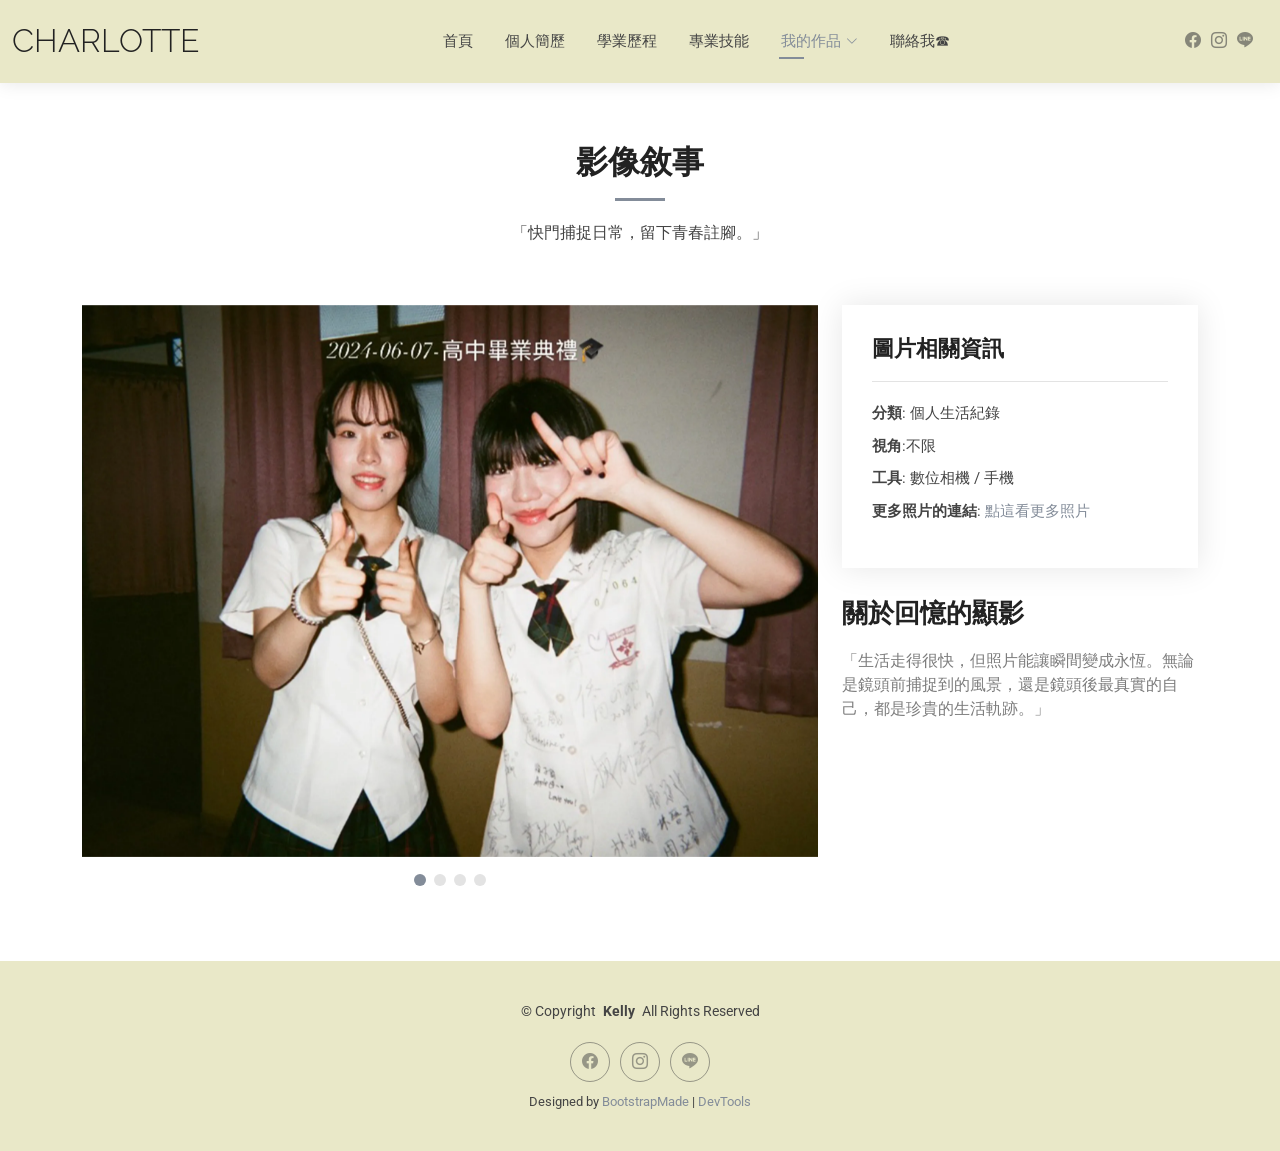
<file: portfolio-details.html>
<!DOCTYPE html>
<html lang="en">

<head>
  <meta charset="utf-8">
  <meta content="width=device-width, initial-scale=1.0" name="viewport">
  <title>Portfolio Details - Kelly Bootstrap Template</title>
  <meta name="description" content="">
  <meta name="keywords" content="">

  <!-- Favicons -->
  <link href="assets/img/favicon.png" rel="icon">
  <link href="assets/img/apple-touch-icon.png" rel="apple-touch-icon">

  <!-- Fonts -->
  <link href="https://fonts.googleapis.com" rel="preconnect">
  <link href="https://fonts.gstatic.com" rel="preconnect" crossorigin>
  <link href="https://fonts.googleapis.com/css2?family=Roboto:ital,wght@0,100;0,300;0,400;0,500;0,700;0,900;1,100;1,300;1,400;1,500;1,700;1,900&family=Poppins:ital,wght@0,100;0,200;0,300;0,400;0,500;0,600;0,700;0,800;0,900;1,100;1,200;1,300;1,400;1,500;1,600;1,700;1,800;1,900&family=Raleway:ital,wght@0,100;0,200;0,300;0,400;0,500;0,600;0,700;0,800;0,900;1,100;1,200;1,300;1,400;1,500;1,600;1,700;1,800;1,900&display=swap" rel="stylesheet">

  <!-- Vendor CSS Files -->
  <link href="assets/vendor/bootstrap/css/bootstrap.min.css" rel="stylesheet">
  <link href="assets/vendor/bootstrap-icons/bootstrap-icons.css" rel="stylesheet">
  <link href="assets/vendor/aos/aos.css" rel="stylesheet">
  <link href="assets/vendor/swiper/swiper-bundle.min.css" rel="stylesheet">
  <link href="assets/vendor/glightbox/css/glightbox.min.css" rel="stylesheet">

  <!-- Main CSS File -->
  <link href="assets/css/main.css" rel="stylesheet">

  <!-- =======================================================
  * Template Name: Kelly
  * Template URL: https://bootstrapmade.com/kelly-free-bootstrap-cv-resume-html-template/
  * Updated: Aug 07 2024 with Bootstrap v5.3.3
  * Author: BootstrapMade.com
  * License: https://bootstrapmade.com/license/
  ======================================================== -->
</head>

<body class="portfolio-details-page">

   <header id="header" class="header d-flex align-items-center light-background sticky-top">
    <div class="container-fluid position-relative d-flex align-items-center justify-content-between">

      <a href="index.html" class="logo d-flex align-items-center me-auto me-xl-0">
        <!-- Uncomment the line below if you also wish to use an image logo -->
        <!-- <img src="assets/img/logo.png" alt=""> -->
        <h1 class="sitename">Charlotte</h1>
      </a>

      <nav id="navmenu" class="navmenu">
        <ul>
          <li><a href="index.html">首頁</a></li>
          <li><a href="about.html">個人簡歷</a></li>
          <li><a href="resume.html">學業歷程</a></li>
          <li><a href="services.html">專業技能</a></li>
       <li class="dropdown"><a href="portfolio.html" class="active"><span>我的作品</span> <i class="bi bi-chevron-down toggle-dropdown"></i></a>
             <ul>
              <li><a href="portfolio-details.html" class="active">生活雜誌📽️</a></li>
              <li class="dropdown"><a href="portfolio.html"><span>攝影集📸</span> <i class="bi bi-chevron-down toggle-dropdown"></i></a>
                <ul>
                  <li><a href="portfolio.html">風景🌇</a></li>
                  <li><a href="portfolio.html">聚焦👑</a></li>
                  <li><a href="portfolio.html">美食🥐</a></li>
                </ul>
              </li>
             <li><a href="https://music.youtube.com/watch?v=SiEUDZd2bto&si=y4GIB4ztZ34LLuRh">最近在聽🎧</a></li>
            </ul>
          </li>
          <li><a href="contact.html">聯絡我☎︎</a></li>
        </ul>
        <i class="mobile-nav-toggle d-xl-none bi bi-list"></i>
      </nav>

      <div class="header-social-links">
        <a href="https://www.facebook.com/share/1EVmEae6Wq/?mibextid=wwXIfr" class="facebook" target="_blank"><i class="bi bi-facebook"></i></a>
        <a href="https://www.instagram.com/char1the?igsh=emJxNno5cjluY2Y5&utm_source=qr" class="instagram"><i class="bi bi-instagram"></i></a>
        <a href="https://line.me/ti/p/7a3qe7V7F-" class="line"><i class="bi bi-line"></i></a>
      </div>

    </div>
  </header>
     

    <!-- Portfolio Details Section -->
    <section id="portfolio-details" class="portfolio-details section">

      <!-- Section Title -->
      <div class="container section-title" data-aos="fade-up">
        <h2>影像敘事</h2>
        <p>「快門捕捉日常，留下青春註腳。」</p>
      </div><!-- End Section Title -->

      <div class="container" data-aos="fade-up" data-aos-delay="100">

        <div class="row gy-4">

          <div class="col-lg-8">
            <div class="portfolio-details-slider swiper init-swiper">

              <script type="application/json" class="swiper-config">
                {
                  "loop": true,
                  "speed": 600,
                  "autoplay": {
                    "delay": 2000
                  },
                  "slidesPerView": "auto",
                  "pagination": {
                    "el": ".swiper-pagination",
                    "type": "bullets",
                    "clickable": true
                  }
                }
              </script>

              <div class="swiper-wrapper align-items-center">

                <div class="swiper-slide">
                  <img src="assets/img/portfolio/app-1.webp" alt="高中">
                </div>

                <div class="swiper-slide">
                  <img src="assets/img/portfolio/product-1.webp" alt="暑假">
                </div>

                <div class="swiper-slide">
                  <img src="assets/img/portfolio/branding-1.webp" alt="大一">
                </div>

                <div class="swiper-slide">
                  <img src="assets/img/portfolio/books-1.webp" alt="大二">
                </div>

              </div>
              <div class="swiper-pagination"></div>
            </div>
          </div>

          <div class="col-lg-4">
            <div class="portfolio-info" data-aos="fade-up" data-aos-delay="200">
              <h3>圖片相關資訊</h3>
              <ul>
                <li><strong>分類</strong>: 個人生活紀錄</li>
                <li><strong>視角</strong>:不限</li>
                <li><strong>工具</strong>: 數位相機 / 手機</li>
                <li><strong>更多照片的連結</strong>: <a href="portfolio.html"target="_blank">點這看更多照片</a></li>
              </ul>
            </div>
            <div class="portfolio-description" data-aos="fade-up" data-aos-delay="300">
              <h2>關於回憶的顯影</h2>
              <p>
                「生活走得很快，但照片能讓瞬間變成永恆。無論是鏡頭前捕捉到的風景，還是鏡頭後最真實的自己，都是珍貴的生活軌跡。」
            </div>
          </div>

        </div>

      </div>

    </section><!-- /Portfolio Details Section -->

  </main>

  <footer id="footer" class="footer light-background">

    <div class="container">
      <div class="copyright text-center ">
        <p>© <span>Copyright</span> <strong class="px-1 sitename">Kelly</strong> <span>All Rights Reserved<br></span></p>
      </div>
      <div class="social-links d-flex justify-content-center">
        <a href="https://www.facebook.com/share/1EVmEae6Wq/?mibextid=wwXIfr"><i class="bi bi-facebook"></i></a>
        <a href="https://www.instagram.com/char1the?igsh=emJxNno5cjluY2Y5&utm_source=qr"><i class="bi bi-instagram"></i></a>
        <a href="https://line.me/ti/p/7a3qe7V7F-"><i class="bi bi-line"></i></a>
      </div>
      <div class="credits">
        <!-- All the links in the footer should remain intact. -->
        <!-- You can delete the links only if you've purchased the pro version. -->
        <!-- Licensing information: https://bootstrapmade.com/license/ -->
        <!-- Purchase the pro version with working PHP/AJAX contact form: [buy-url] -->
        Designed by <a href="https://bootstrapmade.com/">BootstrapMade</a> | <a href="https://bootstrapmade.com/tools/">DevTools</a>
      </div>
    </div>

  </footer>
  <!-- Scroll Top -->
  <a href="#" id="scroll-top" class="scroll-top d-flex align-items-center justify-content-center"><i class="bi bi-arrow-up-short"></i></a>

  <!-- Preloader -->
  <div id="preloader"></div>

  <!-- Vendor JS Files -->
  <script src="assets/vendor/bootstrap/js/bootstrap.bundle.min.js"></script>
  <script src="assets/vendor/php-email-form/validate.js"></script>
  <script src="assets/vendor/aos/aos.js"></script>
  <script src="assets/vendor/waypoints/noframework.waypoints.js"></script>
  <script src="assets/vendor/purecounter/purecounter_vanilla.js"></script>
  <script src="assets/vendor/swiper/swiper-bundle.min.js"></script>
  <script src="assets/vendor/glightbox/js/glightbox.min.js"></script>
  <script src="assets/vendor/imagesloaded/imagesloaded.pkgd.min.js"></script>
  <script src="assets/vendor/isotope-layout/isotope.pkgd.min.js"></script>

  <!-- Main JS File -->
  <script src="assets/js/main.js"></script>

</body>

</html>
</file>
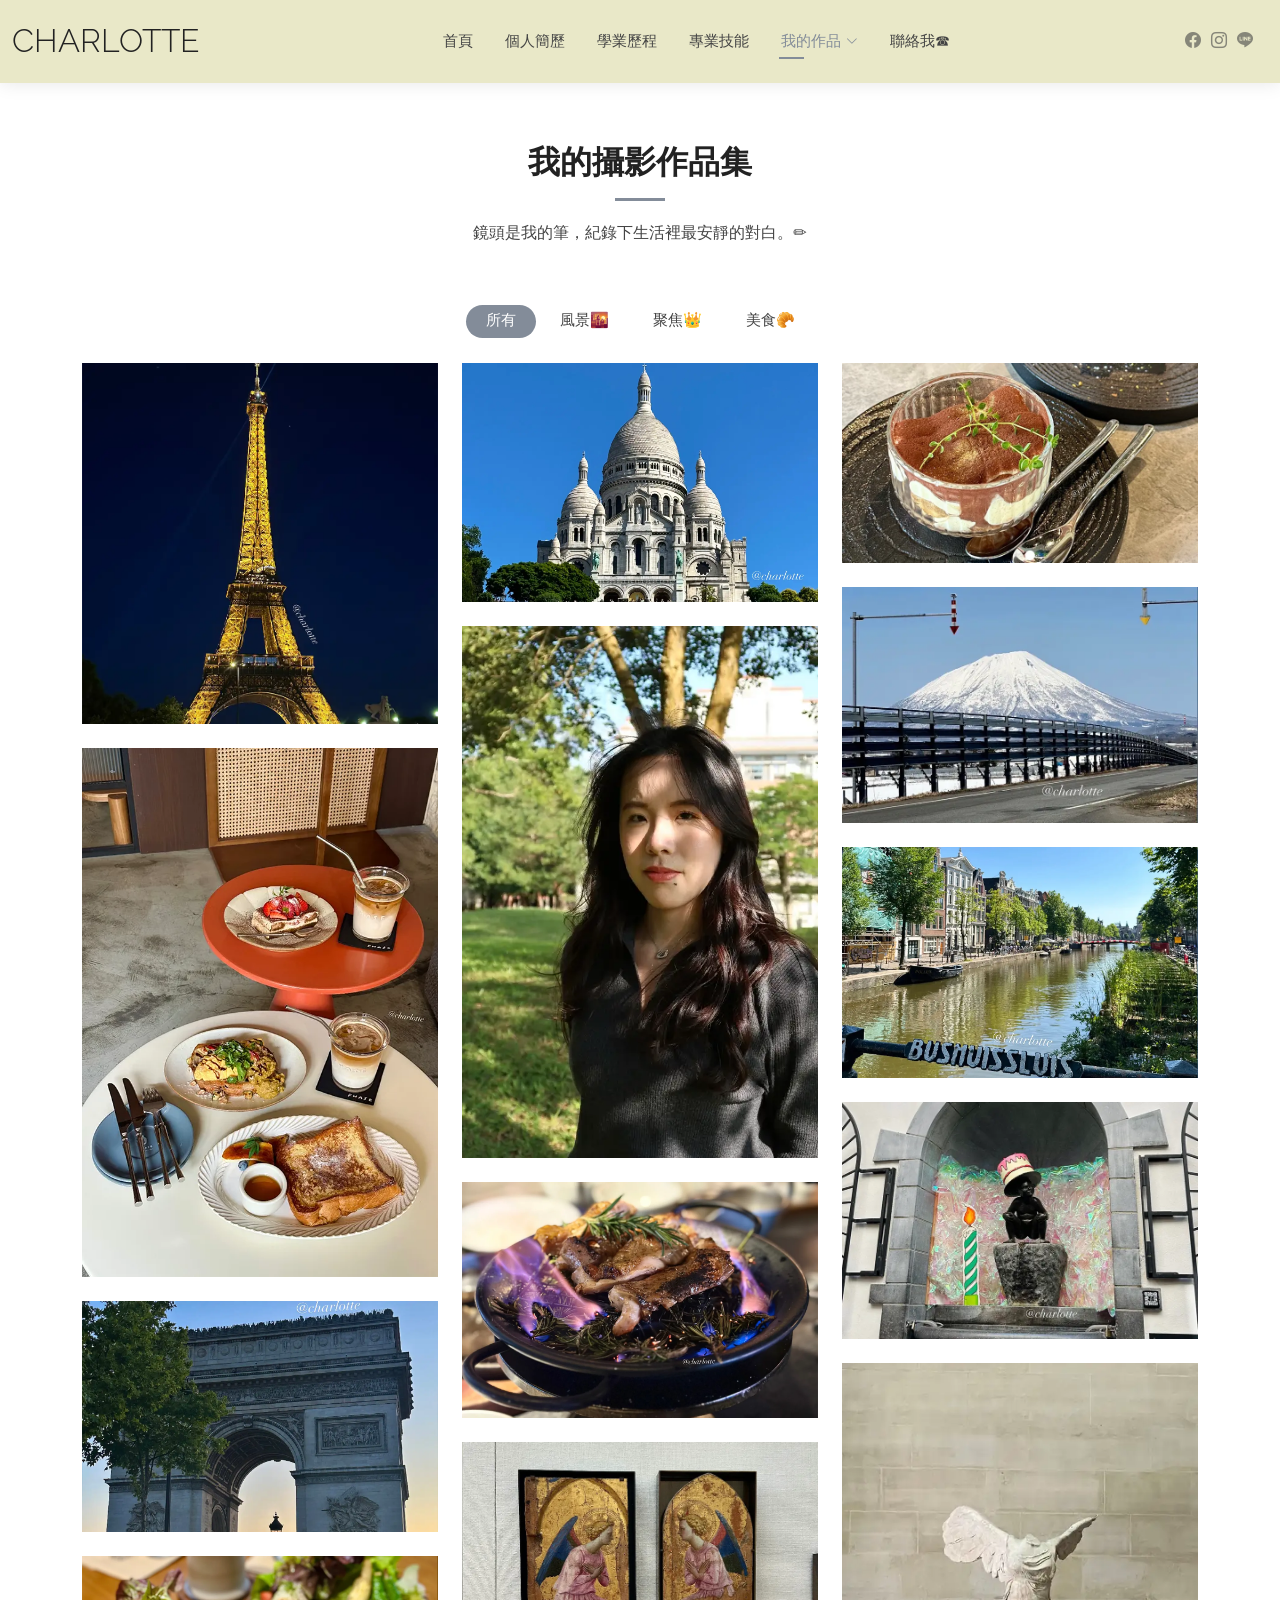
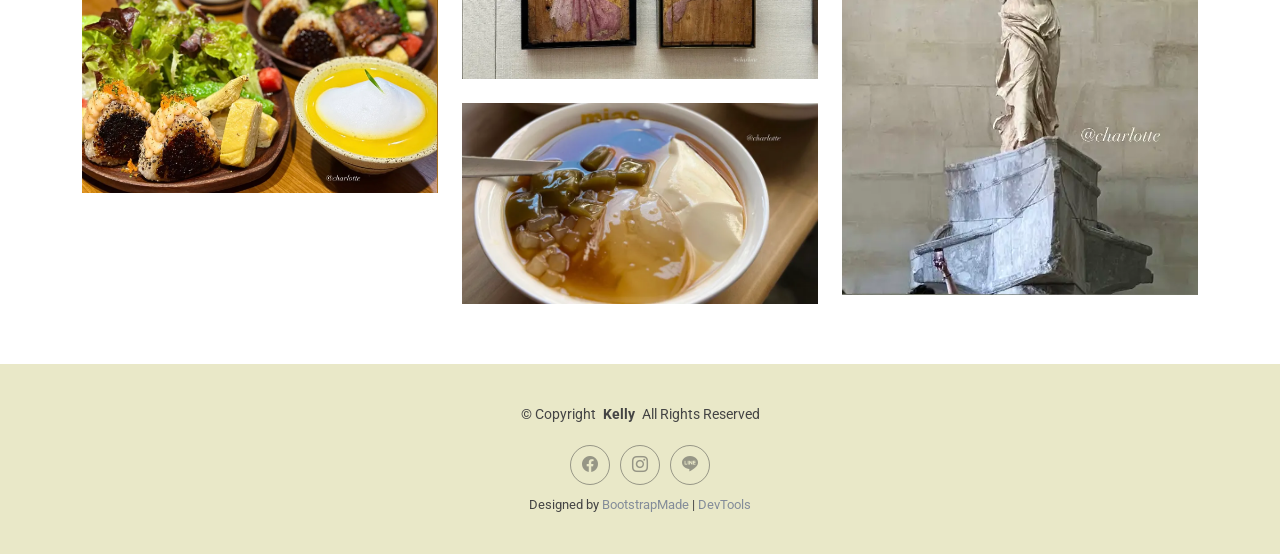
<file: portfolio.html>
<!DOCTYPE html>
<html lang="en">

<head>
  <meta charset="utf-8">
  <meta content="width=device-width, initial-scale=1.0" name="viewport">
  <title>Portfolio - Kelly Bootstrap Template</title>
  <meta name="description" content="">
  <meta name="keywords" content="">

  <!-- Favicons -->
  <link href="assets/img/favicon.png" rel="icon">
  <link href="assets/img/apple-touch-icon.png" rel="apple-touch-icon">

  <!-- Fonts -->
  <link href="https://fonts.googleapis.com" rel="preconnect">
  <link href="https://fonts.gstatic.com" rel="preconnect" crossorigin>
  <link href="https://fonts.googleapis.com/css2?family=Roboto:ital,wght@0,100;0,300;0,400;0,500;0,700;0,900;1,100;1,300;1,400;1,500;1,700;1,900&family=Poppins:ital,wght@0,100;0,200;0,300;0,400;0,500;0,600;0,700;0,800;0,900;1,100;1,200;1,300;1,400;1,500;1,600;1,700;1,800;1,900&family=Raleway:ital,wght@0,100;0,200;0,300;0,400;0,500;0,600;0,700;0,800;0,900;1,100;1,200;1,300;1,400;1,500;1,600;1,700;1,800;1,900&display=swap" rel="stylesheet">

  <!-- Vendor CSS Files -->
  <link href="assets/vendor/bootstrap/css/bootstrap.min.css" rel="stylesheet">
  <link href="assets/vendor/bootstrap-icons/bootstrap-icons.css" rel="stylesheet">
  <link href="assets/vendor/aos/aos.css" rel="stylesheet">
  <link href="assets/vendor/swiper/swiper-bundle.min.css" rel="stylesheet">
  <link href="assets/vendor/glightbox/css/glightbox.min.css" rel="stylesheet">

  <!-- Main CSS File -->
  <link href="assets/css/main.css" rel="stylesheet">

  <!-- =======================================================
  * Template Name: Kelly
  * Template URL: https://bootstrapmade.com/kelly-free-bootstrap-cv-resume-html-template/
  * Updated: Aug 07 2024 with Bootstrap v5.3.3
  * Author: BootstrapMade.com
  * License: https://bootstrapmade.com/license/
  ======================================================== -->
</head>

<body class="portfolio-page">

   <header id="header" class="header d-flex align-items-center light-background sticky-top">
    <div class="container-fluid position-relative d-flex align-items-center justify-content-between">

      <a href="index.html" class="logo d-flex align-items-center me-auto me-xl-0">
        <!-- Uncomment the line below if you also wish to use an image logo -->
        <!-- <img src="assets/img/logo.png" alt=""> -->
        <h1 class="sitename">Charlotte</h1>
      </a>

      <nav id="navmenu" class="navmenu">
        <ul>
          <li><a href="index.html">首頁</a></li>
          <li><a href="about.html">個人簡歷</a></li>
          <li><a href="resume.html">學業歷程</a></li>
          <li><a href="services.html">專業技能</a></li>
       <li class="dropdown"><a href="portfolio.html" class="active"><span>我的作品</span> <i class="bi bi-chevron-down toggle-dropdown"></i></a>
             <ul>
              <li><a href="portfolio-details.html">生活雜誌📽️</a></li>
              <li class="dropdown"><a href="portfolio.html" class="active"><span>攝影集📸</span> <i class="bi bi-chevron-down toggle-dropdown"></i></a>
                <ul>
                  <li><a href="portfolio.html">風景🌇</a></li>
                  <li><a href="portfolio.html">聚焦👑</a></li>
                  <li><a href="portfolio.html">美食🥐</a></li>
                </ul>
              </li>
             <li><a href="https://music.youtube.com/watch?v=SiEUDZd2bto&si=y4GIB4ztZ34LLuRh">最近在聽🎧</a></li>
            </ul>
          </li>
          <li><a href="contact.html">聯絡我☎︎</a></li>
        </ul>
        <i class="mobile-nav-toggle d-xl-none bi bi-list"></i>
      </nav>

      <div class="header-social-links">
        <a href="https://www.facebook.com/share/1EVmEae6Wq/?mibextid=wwXIfr" class="facebook" target="_blank"><i class="bi bi-facebook"></i></a>
        <a href="https://www.instagram.com/char1the?igsh=emJxNno5cjluY2Y5&utm_source=qr" class="instagram"><i class="bi bi-instagram"></i></a>
        <a href="https://line.me/ti/p/7a3qe7V7F-" class="line"><i class="bi bi-line"></i></a>
      </div>

    </div>
  </header>
     

    <!-- Portfolio Section -->
    <section id="portfolio" class="portfolio section">

      <!-- Section Title -->
      <div class="container section-title" data-aos="fade-up">
        <h2>我的攝影作品集</h2>
        <p>鏡頭是我的筆，紀錄下生活裡最安靜的對白。✏️</p>
      </div><!-- End Section Title -->

      <div class="container">

        <div class="isotope-layout" data-default-filter="*" data-layout="masonry" data-sort="original-order">

          <ul class="portfolio-filters isotope-filters" data-aos="fade-up" data-aos-delay="100">
            <li data-filter="*" class="filter-active">所有</li>
            <li data-filter=".filter-app">風景🌇</li>
            <li data-filter=".filter-product">聚焦👑</li>
            <li data-filter=".filter-branding">美食🥐</li>
          </ul><!-- End Portfolio Filters -->

          <div class="row gy-4 isotope-container" data-aos="fade-up" data-aos-delay="200">

            <div class="col-lg-4 col-md-6 portfolio-item isotope-item filter-app">
              <img src="assets/img/masonry-portfolio/masonry-portfolio-1.webp" class="img-fluid" alt="巴黎鐵塔">
              <div class="portfolio-info">
                <h4>La Tour Eiffel</h4>
                <p>Paris, France</p>
                <a href="assets/img/masonry-portfolio/masonry-portfolio-1.webp" title="App 1" data-gallery="portfolio-gallery-app" class="glightbox preview-link"><i class="bi bi-zoom-in"></i></a>
              </div>
            </div><!-- End Portfolio Item -->

            <div class="col-lg-4 col-md-6 portfolio-item isotope-item filter-app">
              <img src="assets/img/masonry-portfolio/masonry-portfolio-2.webp" class="img-fluid" alt="巴黎">
              <div class="portfolio-info">
                <h4> Sacré-Cœur</h4>
                <p>Paris, France</p>
                <a href="assets/img/masonry-portfolio/masonry-portfolio-2.webp" title="App 2" data-gallery="portfolio-gallery-app" class="glightbox preview-link"><i class="bi bi-zoom-in"></i></a>
              </div>
            </div><!-- End Portfolio Item -->

            <div class="col-lg-4 col-md-6 portfolio-item isotope-item filter-branding">
              <img src="assets/img/masonry-portfolio/masonry-portfolio-3.webp" class="img-fluid" alt="">
              <div class="portfolio-info">
                <h4>Dessert</h4>
                <p>AuMyGod</p>
                <a href="assets/img/masonry-portfolio/masonry-portfolio-3.webp" title="Branding 1" data-gallery="portfolio-gallery-branding" class="glightbox preview-link"><i class="bi bi-zoom-in"></i></a>
              </div>
            </div><!-- End Portfolio Item -->

            <div class="col-lg-4 col-md-6 portfolio-item isotope-item filter-app">
              <img src="assets/img/masonry-portfolio/masonry-portfolio-4.webp" class="img-fluid" alt="富士山">
              <div class="portfolio-info">
                <h4>Mount Fuji</h4>
                <p>Tokyo, Japan</p>
                <a href="assets/img/masonry-portfolio/masonry-portfolio-4.webp" title="App 5" data-gallery="portfolio-gallery-app" class="glightbox preview-link"><i class="bi bi-zoom-in"></i></a>
              </div>
            </div><!-- End Portfolio Item -->

            <div class="col-lg-4 col-md-6 portfolio-item isotope-item filter-product">
              <img src="assets/img/masonry-portfolio/masonry-portfolio-5.webp" class="img-fluid" alt="人物特寫">
              <div class="portfolio-info">
                <h4>Charlotte</h4>
                <p>人物特寫</p>
                <a href="assets/img/masonry-portfolio/masonry-portfolio-5.webp" title="Product 2" data-gallery="portfolio-gallery-product" class="glightbox preview-link"><i class="bi bi-zoom-in"></i></a>
                <a href="portfolio-details.html" title="更多照片" class="details-link"><i class="bi bi-link-45deg"></i></a>
              </div>
            </div><!-- End Portfolio Item -->

             <div class="col-lg-4 col-md-6 portfolio-item isotope-item filter-branding">
              <img src="assets/img/masonry-portfolio/masonry-portfolio-6.webp" class="img-fluid" alt="">
              <div class="portfolio-info">
                <h4>Brunch</h4>
                <p>Phase coffee roasters</p>
                <a href="assets/img/masonry-portfolio/masonry-portfolio-6.webp" title="Branding 2" data-gallery="portfolio-gallery-branding" class="glightbox preview-link"><i class="bi bi-zoom-in"></i></a>
              </div>
            </div><!-- End Portfolio Item -->

            <div class="col-lg-4 col-md-6 portfolio-item isotope-item filter-app">
              <img src="assets/img/masonry-portfolio/masonry-portfolio-7.webp" class="img-fluid" alt="荷蘭">
              <div class="portfolio-info">
                <h4>Kloveniersburgwal</h4>
                <p>Amsterdam, Netherlands</p>
                <a href="assets/img/masonry-portfolio/masonry-portfolio-7.webp" title="App 5" data-gallery="portfolio-gallery-app" class="glightbox preview-link"><i class="bi bi-zoom-in"></i></a>
              </div>
            </div><!-- End Portfolio Item -->

            <div class="col-lg-4 col-md-6 portfolio-item isotope-item filter-product">
              <img src="assets/img/masonry-portfolio/masonry-portfolio-8.webp" class="img-fluid" alt="尿尿小妹">
              <div class="portfolio-info">
                <h4>Jeanneke Pis</h4>
                <p>雕像特寫</p>
                <a href="assets/img/masonry-portfolio/masonry-portfolio-8.webp" title="Product 3" data-gallery="portfolio-gallery-product" class="glightbox preview-link"><i class="bi bi-zoom-in"></i></a>
                <a href="portfolio-details.html" title="More Details" class="details-link"><i class="bi bi-link-45deg"></i></a>
              </div>
            </div><!-- End Portfolio Item -->

            <div class="col-lg-4 col-md-6 portfolio-item isotope-item filter-branding">
              <img src="assets/img/masonry-portfolio/masonry-portfolio-9.webp" class="img-fluid" alt="">
              <div class="portfolio-info">
                <h4>Yakiniku</h4>
                <p>燒肉中山</p>
                <a href="assets/img/masonry-portfolio/masonry-portfolio-9.webp" title="Branding 3" data-gallery="portfolio-gallery-branding" class="glightbox preview-link"><i class="bi bi-zoom-in"></i></a>
                <a href="portfolio-details.html" title="More Details" class="details-link"><i class="bi bi-link-45deg"></i></a>
              </div>
            </div><!-- End Portfolio Item -->

             <div class="col-lg-4 col-md-6 portfolio-item isotope-item filter-app">
              <img src="assets/img/masonry-portfolio/masonry-portfolio-10.webp" class="img-fluid" alt="凱旋門">
              <div class="portfolio-info">
                <h4>Arc de Triomphe</h4>
                <p>Paris, France</p>
                <a href="assets/img/masonry-portfolio/masonry-portfolio-10.webp" title="App 4" data-gallery="portfolio-gallery-app" class="glightbox preview-link"><i class="bi bi-zoom-in"></i></a>
                <a href="portfolio-details.html" title="More Details" class="details-link"><i class="bi bi-link-45deg"></i></a>
              </div>
            </div><!-- End Portfolio Item -->

            <div class="col-lg-4 col-md-6 portfolio-item isotope-item filter-product">
              <img src="assets/img/masonry-portfolio/masonry-portfolio-11.webp" class="img-fluid" alt="">
              <div class="portfolio-info">
                <h4>La Victoire de Samothrace</h4>
                <p>雕像特寫</p>
                <a href="assets/img/masonry-portfolio/masonry-portfolio-11.webp" title="Product 2" data-gallery="portfolio-gallery-product" class="glightbox preview-link"><i class="bi bi-zoom-in"></i></a>
                <a href="portfolio-details.html" title="More Details" class="details-link"><i class="bi bi-link-45deg"></i></a>
              </div>
            </div><!-- End Portfolio Item -->

            <div class="col-lg-4 col-md-6 portfolio-item isotope-item filter-product">
              <img src="assets/img/masonry-portfolio/masonry-portfolio-12.webp" class="img-fluid" alt="羅浮宮">
              <div class="portfolio-info">
                <h4>Anges en adoration</h4>
                <p>畫作特寫</p>
                <a href="assets/img/masonry-portfolio/masonry-portfolio-12.webp" title="Product 4" data-gallery="portfolio-gallery-product" class="glightbox preview-link"><i class="bi bi-zoom-in"></i></a>
                <a href="portfolio-details.html" title="More Details" class="details-link"><i class="bi bi-link-45deg"></i></a>
              </div>
            </div><!-- End Portfolio Item -->

             <div class="col-lg-4 col-md-6 portfolio-item isotope-item filter-branding">
              <img src="assets/img/masonry-portfolio/masonry-portfolio-13.webp" class="img-fluid" alt="烤飯糰">
              <div class="portfolio-info">
                <h4>Brunch</h4>
                <p>吾庶</p>
                <a href="assets/img/masonry-portfolio/masonry-portfolio-13.webp" title="Branding 4" data-gallery="portfolio-gallery-branding" class="glightbox preview-link"><i class="bi bi-zoom-in"></i></a>
                <a href="portfolio-details.html" title="More Details" class="details-link"><i class="bi bi-link-45deg"></i></a>
              </div>
            </div><!-- End Portfolio Item -->

            <div class="col-lg-4 col-md-6 portfolio-item isotope-item filter-branding">
              <img src="assets/img/masonry-portfolio/masonry-portfolio-14.webp" class="img-fluid" alt="豆花">
              <div class="portfolio-info">
                <h4>豆花</h4>
                <p>沒有豆花</p>
                <a href="assets/img/masonry-portfolio/masonry-portfolio-14.webp" title="Branding 5" data-gallery="portfolio-gallery-branding" class="glightbox preview-link"><i class="bi bi-zoom-in"></i></a>
                <a href="portfolio-details.html" title="More Details" class="details-link"><i class="bi bi-link-45deg"></i></a>
              </div>
            </div><!-- End Portfolio Item -->

          </div><!-- End Portfolio Container -->

        </div>

      </div>

    </section><!-- /Portfolio Section -->

  </main>

  <footer id="footer" class="footer light-background">

    <div class="container">
      <div class="copyright text-center ">
        <p>© <span>Copyright</span> <strong class="px-1 sitename">Kelly</strong> <span>All Rights Reserved<br></span></p>
      </div>
      <div class="social-links d-flex justify-content-center">
        <a href="https://www.facebook.com/share/1EVmEae6Wq/?mibextid=wwXIfr"><i class="bi bi-facebook"></i></a>
        <a href="https://www.instagram.com/char1the?igsh=emJxNno5cjluY2Y5&utm_source=qr"><i class="bi bi-instagram"></i></a>
        <a href="https://line.me/ti/p/7a3qe7V7F-"><i class="bi bi-line"></i></a>
      </div>
      <div class="credits">
        <!-- All the links in the footer should remain intact. -->
        <!-- You can delete the links only if you've purchased the pro version. -->
        <!-- Licensing information: https://bootstrapmade.com/license/ -->
        <!-- Purchase the pro version with working PHP/AJAX contact form: [buy-url] -->
        Designed by <a href="https://bootstrapmade.com/">BootstrapMade</a> | <a href="https://bootstrapmade.com/tools/">DevTools</a>
      </div>
    </div>

  </footer>
  <!-- Scroll Top -->
  <a href="#" id="scroll-top" class="scroll-top d-flex align-items-center justify-content-center"><i class="bi bi-arrow-up-short"></i></a>

  <!-- Preloader -->
  <div id="preloader"></div>

  <!-- Vendor JS Files -->
  <script src="assets/vendor/bootstrap/js/bootstrap.bundle.min.js"></script>
  <script src="assets/vendor/php-email-form/validate.js"></script>
  <script src="assets/vendor/aos/aos.js"></script>
  <script src="assets/vendor/waypoints/noframework.waypoints.js"></script>
  <script src="assets/vendor/purecounter/purecounter_vanilla.js"></script>
  <script src="assets/vendor/swiper/swiper-bundle.min.js"></script>
  <script src="assets/vendor/glightbox/js/glightbox.min.js"></script>
  <script src="assets/vendor/imagesloaded/imagesloaded.pkgd.min.js"></script>
  <script src="assets/vendor/isotope-layout/isotope.pkgd.min.js"></script>

  <!-- Main JS File -->
  <script src="assets/js/main.js"></script>

</body>

</html>
</file>
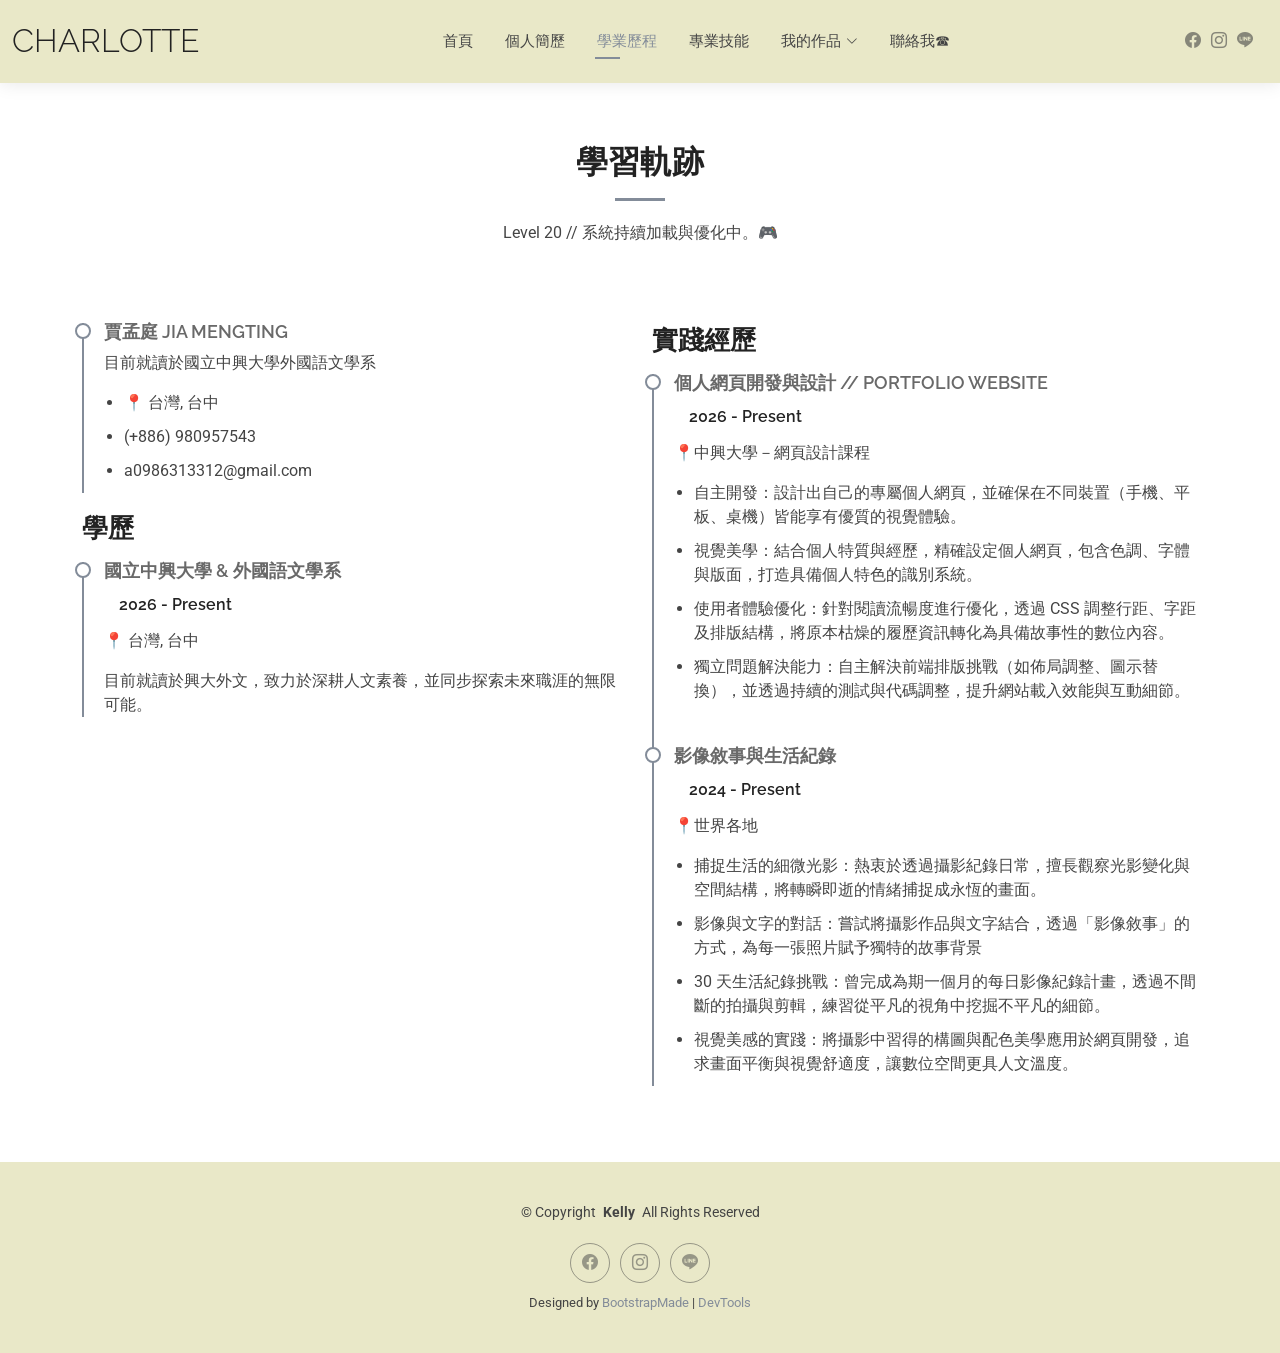
<file: resume.html>
<!DOCTYPE html>
<html lang="en">

<head>
  <meta charset="utf-8">
  <meta content="width=device-width, initial-scale=1.0" name="viewport">
  <title>Resume - Kelly Bootstrap Template</title>
  <meta name="description" content="">
  <meta name="keywords" content="">

  <!-- Favicons -->
  <link href="assets/img/favicon.png" rel="icon">
  <link href="assets/img/apple-touch-icon.png" rel="apple-touch-icon">

  <!-- Fonts -->
  <link href="https://fonts.googleapis.com" rel="preconnect">
  <link href="https://fonts.gstatic.com" rel="preconnect" crossorigin>
  <link href="https://fonts.googleapis.com/css2?family=Roboto:ital,wght@0,100;0,300;0,400;0,500;0,700;0,900;1,100;1,300;1,400;1,500;1,700;1,900&family=Poppins:ital,wght@0,100;0,200;0,300;0,400;0,500;0,600;0,700;0,800;0,900;1,100;1,200;1,300;1,400;1,500;1,600;1,700;1,800;1,900&family=Raleway:ital,wght@0,100;0,200;0,300;0,400;0,500;0,600;0,700;0,800;0,900;1,100;1,200;1,300;1,400;1,500;1,600;1,700;1,800;1,900&display=swap" rel="stylesheet">

  <!-- Vendor CSS Files -->
  <link href="assets/vendor/bootstrap/css/bootstrap.min.css" rel="stylesheet">
  <link href="assets/vendor/bootstrap-icons/bootstrap-icons.css" rel="stylesheet">
  <link href="assets/vendor/aos/aos.css" rel="stylesheet">
  <link href="assets/vendor/swiper/swiper-bundle.min.css" rel="stylesheet">
  <link href="assets/vendor/glightbox/css/glightbox.min.css" rel="stylesheet">

  <!-- Main CSS File -->
  <link href="assets/css/main.css" rel="stylesheet">

  <!-- =======================================================
  * Template Name: Kelly
  * Template URL: https://bootstrapmade.com/kelly-free-bootstrap-cv-resume-html-template/
  * Updated: Aug 07 2024 with Bootstrap v5.3.3
  * Author: BootstrapMade.com
  * License: https://bootstrapmade.com/license/
  ======================================================== -->
</head>

<body class="resume-page">

   <header id="header" class="header d-flex align-items-center light-background sticky-top">
    <div class="container-fluid position-relative d-flex align-items-center justify-content-between">

      <a href="index.html" class="logo d-flex align-items-center me-auto me-xl-0">
        <!-- Uncomment the line below if you also wish to use an image logo -->
        <!-- <img src="assets/img/logo.png" alt=""> -->
        <h1 class="sitename">Charlotte</h1>
      </a>

      <nav id="navmenu" class="navmenu">
        <ul>
          <li><a href="index.html">首頁</a></li>
          <li><a href="about.html">個人簡歷</a></li>
          <li><a href="resume.html" class="active">學業歷程</a></li>
          <li><a href="services.html">專業技能</a></li>
       <li class="dropdown"><a href="portfolio.html"><span>我的作品</span> <i class="bi bi-chevron-down toggle-dropdown"></i></a>
             <ul>
              <li><a href="portfolio-details.html">生活雜誌📽️</a></li>
              <li class="dropdown"><a href="portfolio.html"><span>攝影集📸</span> <i class="bi bi-chevron-down toggle-dropdown"></i></a>
                <ul>
                  <li><a href="portfolio.html">風景🌇</a></li>
                  <li><a href="portfolio.html">聚焦👑</a></li>
                  <li><a href="portfolio.html">美食🥐</a></li>
                </ul>
              </li>
             <li><a href="https://music.youtube.com/watch?v=SiEUDZd2bto&si=y4GIB4ztZ34LLuRh">最近在聽🎧</a></li>
            </ul>
          </li>
          <li><a href="contact.html">聯絡我☎︎</a></li>
        </ul>
        <i class="mobile-nav-toggle d-xl-none bi bi-list"></i>
      </nav>

      <div class="header-social-links">
        <a href="https://www.facebook.com/share/1EVmEae6Wq/?mibextid=wwXIfr" class="facebook" target="_blank"><i class="bi bi-facebook"></i></a>
        <a href="https://www.instagram.com/char1the?igsh=emJxNno5cjluY2Y5&utm_source=qr" class="instagram"><i class="bi bi-instagram"></i></a>
        <a href="https://line.me/ti/p/7a3qe7V7F-" class="line"><i class="bi bi-line"></i></a>
      </div>

    </div>
  </header>
     
  <main class="main">

    <!-- Resume Section -->
    <section id="resume" class="resume section">

      <!-- Section Title -->
      <div class="container section-title" data-aos="fade-up">
        <h2>學習軌跡</h2>
        <p>Level 20 // 系統持續加載與優化中。🎮</p>
      </div><!-- End Section Title -->

      <div class="container">

        <div class="row">

          <div class="col-lg-6" data-aos="fade-up" data-aos-delay="100">
            <h3 class="resume-title"></h3>

            <div class="resume-item pb-0">
              <h4>賈孟庭 Jia Mengting</h4>
              <p>目前就讀於國立中興大學外國語文學系</p>
              <ul>
                <li>📍 台灣, 台中</li>
                <li>(+886) 980957543</li>
                <li>a0986313312@gmail.com</li>
              </ul>
            </div><!-- Edn Resume Item -->

            <h3 class="resume-title">學歷</h3>
            <div class="resume-item">
              <h4>國立中興大學 &amp; 外國語文學系</h4>
              <h5>2026 - Present</h5>
              <p>📍 台灣, 台中</p>
              <p>目前就讀於興大外文，致力於深耕人文素養，並同步探索未來職涯的無限可能。</p>
            </div><!-- Edn Resume Item -->

          </div>

          <div class="col-lg-6" data-aos="fade-up" data-aos-delay="200">
            <h3 class="resume-title">實踐經歷</h3>
            <div class="resume-item">
              <h4>個人網頁開發與設計 // Portfolio Website</h4>
              <h5>2026 - Present</h5>
              <p>📍中興大學－網頁設計課程 </p>
              <ul>
                <li>自主開發：設計出自己的專屬個人網頁，並確保在不同裝置（手機、平板、桌機）皆能享有優質的視覺體驗。</li>
                <li>視覺美學：結合個人特質與經歷，精確設定個人網頁，包含色調、字體與版面，打造具備個人特色的識別系統。</li>
                <li>使用者體驗優化：針對閱讀流暢度進行優化，透過 CSS 調整行距、字距及排版結構，將原本枯燥的履歷資訊轉化為具備故事性的數位內容。</li>
                <li>獨立問題解決能力：自主解決前端排版挑戰（如佈局調整、圖示替換），並透過持續的測試與代碼調整，提升網站載入效能與互動細節。</li>
              </ul>
            </div><!-- Edn Resume Item -->

            <div class="resume-item">
              <h4>影像敘事與生活紀錄</h4>
              <h5>2024 - Present</h5>
              <p>📍世界各地</p>
              <ul>
                <li>捕捉生活的細微光影：熱衷於透過攝影紀錄日常，擅長觀察光影變化與空間結構，將轉瞬即逝的情緒捕捉成永恆的畫面。</li>
                <li>影像與文字的對話：嘗試將攝影作品與文字結合，透過「影像敘事」的方式，為每一張照片賦予獨特的故事背景</li>
                <li>30 天生活紀錄挑戰：曾完成為期一個月的每日影像紀錄計畫，透過不間斷的拍攝與剪輯，練習從平凡的視角中挖掘不平凡的細節。</li>
                <li>視覺美感的實踐：將攝影中習得的構圖與配色美學應用於網頁開發，追求畫面平衡與視覺舒適度，讓數位空間更具人文溫度。</li>
              </ul>
            </div><!-- Edn Resume Item -->

          </div>

        </div>

      </div>

    </section><!-- /Resume Section -->

  </main>

  <footer id="footer" class="footer light-background">

    <div class="container">
      <div class="copyright text-center ">
        <p>© <span>Copyright</span> <strong class="px-1 sitename">Kelly</strong> <span>All Rights Reserved<br></span></p>
      </div>
      <div class="social-links d-flex justify-content-center">
        <a href="https://www.facebook.com/share/1EVmEae6Wq/?mibextid=wwXIfr"><i class="bi bi-facebook"></i></a>
        <a href="https://www.instagram.com/char1the?igsh=emJxNno5cjluY2Y5&utm_source=qr"><i class="bi bi-instagram"></i></a>
        <a href="https://line.me/ti/p/7a3qe7V7F-"><i class="bi bi-line"></i></a>
      </div>
      <div class="credits">
        <!-- All the links in the footer should remain intact. -->
        <!-- You can delete the links only if you've purchased the pro version. -->
        <!-- Licensing information: https://bootstrapmade.com/license/ -->
        <!-- Purchase the pro version with working PHP/AJAX contact form: [buy-url] -->
        Designed by <a href="https://bootstrapmade.com/">BootstrapMade</a> | <a href="https://bootstrapmade.com/tools/">DevTools</a>
      </div>
    </div>

  </footer>
  <!-- Scroll Top -->
  <a href="#" id="scroll-top" class="scroll-top d-flex align-items-center justify-content-center"><i class="bi bi-arrow-up-short"></i></a>

  <!-- Preloader -->
  <div id="preloader"></div>

  <!-- Vendor JS Files -->
  <script src="assets/vendor/bootstrap/js/bootstrap.bundle.min.js"></script>
  <script src="assets/vendor/php-email-form/validate.js"></script>
  <script src="assets/vendor/aos/aos.js"></script>
  <script src="assets/vendor/waypoints/noframework.waypoints.js"></script>
  <script src="assets/vendor/purecounter/purecounter_vanilla.js"></script>
  <script src="assets/vendor/swiper/swiper-bundle.min.js"></script>
  <script src="assets/vendor/glightbox/js/glightbox.min.js"></script>
  <script src="assets/vendor/imagesloaded/imagesloaded.pkgd.min.js"></script>
  <script src="assets/vendor/isotope-layout/isotope.pkgd.min.js"></script>

  <!-- Main JS File -->
  <script src="assets/js/main.js"></script>

</body>

</html>
</file>
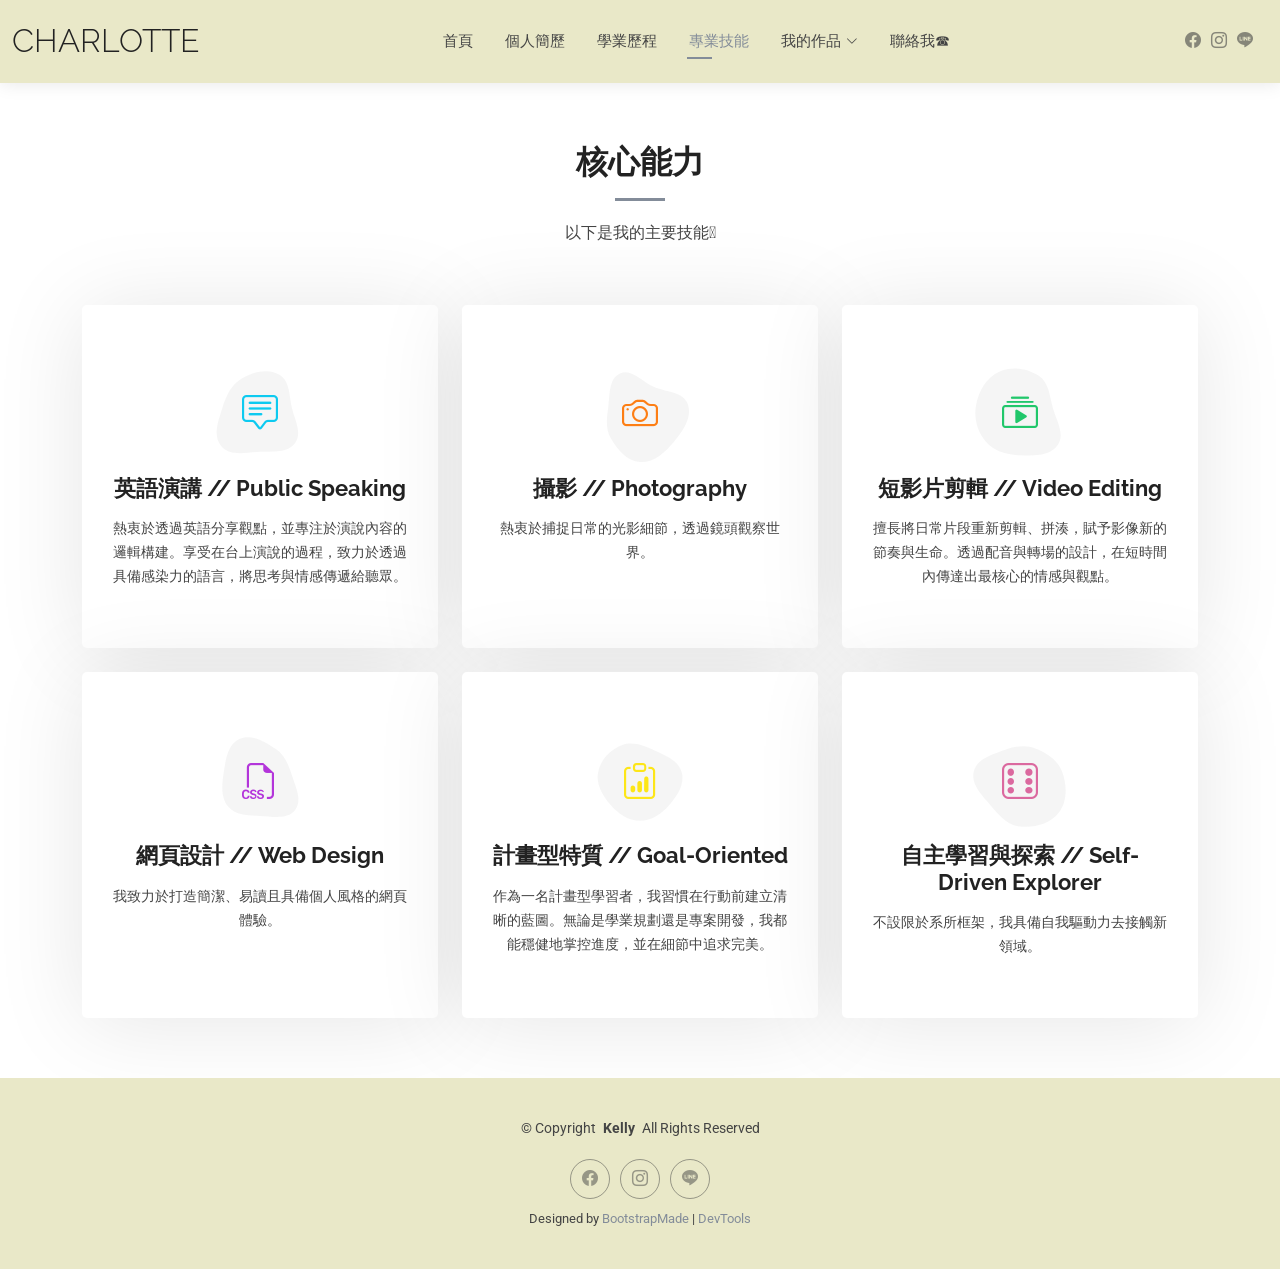
<file: services.html>
<!DOCTYPE html>
<html lang="en">

<head>
  <meta charset="utf-8">
  <meta content="width=device-width, initial-scale=1.0" name="viewport">
  <title>Services - Kelly Bootstrap Template</title>
  <meta name="description" content="">
  <meta name="keywords" content="">

  <!-- Favicons -->
  <link href="assets/img/favicon.png" rel="icon">
  <link href="assets/img/apple-touch-icon.png" rel="apple-touch-icon">

  <!-- Fonts -->
  <link href="https://fonts.googleapis.com" rel="preconnect">
  <link href="https://fonts.gstatic.com" rel="preconnect" crossorigin>
  <link href="https://fonts.googleapis.com/css2?family=Roboto:ital,wght@0,100;0,300;0,400;0,500;0,700;0,900;1,100;1,300;1,400;1,500;1,700;1,900&family=Poppins:ital,wght@0,100;0,200;0,300;0,400;0,500;0,600;0,700;0,800;0,900;1,100;1,200;1,300;1,400;1,500;1,600;1,700;1,800;1,900&family=Raleway:ital,wght@0,100;0,200;0,300;0,400;0,500;0,600;0,700;0,800;0,900;1,100;1,200;1,300;1,400;1,500;1,600;1,700;1,800;1,900&display=swap" rel="stylesheet">

  <!-- Vendor CSS Files -->
  <link href="assets/vendor/bootstrap/css/bootstrap.min.css" rel="stylesheet">
  <link href="assets/vendor/bootstrap-icons/bootstrap-icons.css" rel="stylesheet">
  <link href="assets/vendor/aos/aos.css" rel="stylesheet">
  <link href="assets/vendor/swiper/swiper-bundle.min.css" rel="stylesheet">
  <link href="assets/vendor/glightbox/css/glightbox.min.css" rel="stylesheet">

  <!-- Main CSS File -->
  <link href="assets/css/main.css" rel="stylesheet">

  <!-- =======================================================
  * Template Name: Kelly
  * Template URL: https://bootstrapmade.com/kelly-free-bootstrap-cv-resume-html-template/
  * Updated: Aug 07 2024 with Bootstrap v5.3.3
  * Author: BootstrapMade.com
  * License: https://bootstrapmade.com/license/
  ======================================================== -->
</head>

<body class="services-page">

  <header id="header" class="header d-flex align-items-center light-background sticky-top">
    <div class="container-fluid position-relative d-flex align-items-center justify-content-between">

      <a href="index.html" class="logo d-flex align-items-center me-auto me-xl-0">
        <!-- Uncomment the line below if you also wish to use an image logo -->
        <!-- <img src="assets/img/logo.png" alt=""> -->
        <h1 class="sitename">Charlotte</h1>
      </a>

      <nav id="navmenu" class="navmenu">
        <ul>
          <li><a href="index.html">首頁</a></li>
          <li><a href="about.html">個人簡歷</a></li>
          <li><a href="resume.html">學業歷程</a></li>
          <li><a href="services.html" class="active">專業技能</a></li>
       <li class="dropdown"><a href="portfolio.html"><span>我的作品</span> <i class="bi bi-chevron-down toggle-dropdown"></i></a>
             <ul>
              <li><a href="portfolio-details.html">生活雜誌📽️</a></li>
              <li class="dropdown"><a href="portfolio.html"><span>攝影集📸</span> <i class="bi bi-chevron-down toggle-dropdown"></i></a>
                <ul>
                  <li><a href="portfolio.html">風景🌇</a></li>
                  <li><a href="portfolio.html">聚焦👑</a></li>
                  <li><a href="portfolio.html">美食🥐</a></li>
                </ul>
              </li>
             <li><a href="https://music.youtube.com/watch?v=SiEUDZd2bto&si=y4GIB4ztZ34LLuRh">最近在聽🎧</a></li>
            </ul>
          </li>
          <li><a href="contact.html">聯絡我☎︎</a></li>
        </ul>
        <i class="mobile-nav-toggle d-xl-none bi bi-list"></i>
      </nav>

      <div class="header-social-links">
        <a href="https://www.facebook.com/share/1EVmEae6Wq/?mibextid=wwXIfr" class="facebook" target="_blank"><i class="bi bi-facebook"></i></a>
        <a href="https://www.instagram.com/char1the?igsh=emJxNno5cjluY2Y5&utm_source=qr" class="instagram"><i class="bi bi-instagram"></i></a>
        <a href="https://line.me/ti/p/7a3qe7V7F-" class="line"><i class="bi bi-line"></i></a>
      </div>

    </div>
  </header>
     
  <main class="main">

    <!-- Services Section -->
    <section id="services" class="services section">

      <!-- Section Title -->
      <div class="container section-title" data-aos="fade-up">
        <h2>核心能力</h2>
        <p>以下是我的主要技能🪏</p>
      </div><!-- End Section Title -->

      <div class="container">

        <div class="row gy-4">

          <div class="col-lg-4 col-md-6" data-aos="fade-up" data-aos-delay="100">
            <div class="service-item item-cyan position-relative">
              <div class="icon">
                <svg width="100" height="100" viewBox="0 0 600 600" xmlns="http://www.w3.org/2000/svg">
                  <path stroke="none" stroke-width="0" fill="#f5f5f5" d="M300,521.0016835830174C376.1290562159157,517.8887921683347,466.0731472004068,529.7835943286574,510.70327084640275,468.03025145048787C554.3714126377745,407.6079735673963,508.03601936045806,328.9844924480964,491.2728898941984,256.3432110539036C474.5976632858925,184.082847569629,479.9380746630129,96.60480741107993,416.23090153303,58.64404602377083C348.86323505073057,18.502131276798302,261.93793281208167,40.57373210992963,193.5410806939664,78.93577620505333C130.42746243093433,114.334589627462,98.30271207620316,179.96522072025542,76.75703585869454,249.04625023123273C51.97151888228291,328.5150500222984,13.704378332031375,421.85034740162234,66.52175969318436,486.19268352777647C119.04800174914682,550.1803526380478,217.28368757567262,524.383925680826,300,521.0016835830174"></path>
                </svg>
                <i class="bi bi-chat-square-text"></i>
              </div>
              <a href="#" class="stretched-link">
                <h3>英語演講 // Public Speaking</h3>
              </a>
              <p>熱衷於透過英語分享觀點，並專注於演說內容的邏輯構建。享受在台上演說的過程，致力於透過具備感染力的語言，將思考與情感傳遞給聽眾。</p>
            </div>
          </div><!-- End Service Item -->

          <div class="col-lg-4 col-md-6" data-aos="fade-up" data-aos-delay="200">
            <div class="service-item item-orange position-relative">
              <div class="icon">
                <svg width="100" height="100" viewBox="0 0 600 600" xmlns="http://www.w3.org/2000/svg">
                  <path stroke="none" stroke-width="0" fill="#f5f5f5" d="M300,582.0697525312426C382.5290701553225,586.8405444964366,449.9789794690241,525.3245884688669,502.5850820975895,461.55621195738473C556.606425686781,396.0723002908107,615.8543463187945,314.28637112970534,586.6730223649479,234.56875336149918C558.9533121215079,158.8439757836574,454.9685369536778,164.00468322053177,381.49747125262974,130.76875717737553C312.15926192815925,99.40240125094834,248.97055460311594,18.661163978235184,179.8680185752513,50.54337015887873C110.5421016452524,82.52863877960104,119.82277516462835,180.83849132639028,109.12597500060166,256.43424936330496C100.08760227029461,320.3096726198365,92.17705696193138,384.0621239912766,124.79988738764834,439.7174275375508C164.83382741302287,508.01625554203684,220.96474134820875,577.5009287672846,300,582.0697525312426"></path>
                </svg>
                <i class="bi bi-camera"></i>
              </div>
              <a href="portfolio.html" class="stretched-link">
                <h3>攝影 // Photography</h3>
              </a>
              <p>熱衷於捕捉日常的光影細節，透過鏡頭觀察世界。</p>
            </div>
          </div><!-- End Service Item -->

          <div class="col-lg-4 col-md-6" data-aos="fade-up" data-aos-delay="300">
            <div class="service-item item-teal position-relative">
              <div class="icon">
                <svg width="100" height="100" viewBox="0 0 600 600" xmlns="http://www.w3.org/2000/svg">
                  <path stroke="none" stroke-width="0" fill="#f5f5f5" d="M300,541.5067337569781C382.14930387511276,545.0595476570109,479.8736841581634,548.3450877840088,526.4010558755058,480.5488172755941C571.5218469581645,414.80211281144784,517.5187510058486,332.0715597781072,496.52539010469104,255.14436215662573C477.37192572678356,184.95920475031193,473.57363656557914,105.61284051026155,413.0603344069578,65.22779650032875C343.27470386102294,18.654635553484475,251.2091493199835,5.337323636656869,175.0934190732945,40.62881213300186C97.87086631185822,76.43348514350839,51.98124368387456,156.15599469081315,36.44837278890362,239.84606092416172C21.716077023791087,319.22268207091537,43.775223500013084,401.1760424656574,96.891909868211,461.97329694683043C147.22146801428983,519.5804099606455,223.5754009179313,538.201503339737,300,541.5067337569781"></path>
                </svg>
                <i class="bi bi-collection-play"></i>
              </div>
              <a href="#" class="stretched-link">
                <h3>短影片剪輯 // Video Editing</h3>
              </a>
              <p>擅長將日常片段重新剪輯、拼湊，賦予影像新的節奏與生命。透過配音與轉場的設計，在短時間內傳達出最核心的情感與觀點。</p>
            </div>
          </div><!-- End Service Item -->

          <div class="col-lg-4 col-md-6" data-aos="fade-up" data-aos-delay="400">
            <div class="service-item item-red position-relative">
              <div class="icon">
                <svg width="100" height="100" viewBox="0 0 600 600" xmlns="http://www.w3.org/2000/svg">
                  <path stroke="none" stroke-width="0" fill="#f5f5f5" d="M300,503.46388370962813C374.79870501325706,506.71871716319447,464.8034551963731,527.1746412648533,510.4981551193396,467.86667711651364C555.9287308511215,408.9015244558933,512.6030010748507,327.5744911775523,490.211057578863,256.5855673507754C471.097692560561,195.9906835881958,447.69079081568157,138.11976852964426,395.19560036434837,102.3242989838813C329.3053358748298,57.3949838291264,248.02791733380457,8.279543830951368,175.87071277845988,42.242879143198664C103.41431057327972,76.34704239035025,93.79494320519305,170.9812938413882,81.28167332365135,250.07896920659033C70.17666984294237,320.27484674793965,64.84698225790005,396.69656628748305,111.28512138212992,450.4950937839243C156.20124167950087,502.5303643271138,231.32542653798444,500.4755392045468,300,503.46388370962813"></path>
                </svg>
                <i class="bi bi-filetype-css"></i>
              </div>
              <a href="#" class="stretched-link">
                <h3>網頁設計 // Web Design</h3>
              </a>
              <p>我致力於打造簡潔、易讀且具備個人風格的網頁體驗。</p>
              <a href="#" class="stretched-link"></a>
            </div>
          </div><!-- End Service Item -->

          <div class="col-lg-4 col-md-6" data-aos="fade-up" data-aos-delay="500">
            <div class="service-item item-indigo position-relative">
              <div class="icon">
                <svg width="100" height="100" viewBox="0 0 600 600" xmlns="http://www.w3.org/2000/svg">
                  <path stroke="none" stroke-width="0" fill="#f5f5f5" d="M300,532.3542879108572C369.38199826031484,532.3153073249985,429.10787420159085,491.63046689027357,474.5244479745417,439.17860296908856C522.8885846962883,383.3225815378663,569.1668002868075,314.3205725914397,550.7432151929288,242.7694973846089C532.6665558377875,172.5657663291529,456.2379748765914,142.6223662098291,390.3689995646985,112.34683881706744C326.66090330228417,83.06452184765237,258.84405631176094,53.51806209861945,193.32584062364296,78.48882559362697C121.61183558270385,105.82097193414197,62.805066853699245,167.19869350419734,48.57481801355237,242.6138429142374C34.843463184063346,315.3850353017275,76.69343916112496,383.4422959591041,125.22947124332185,439.3748458443577C170.7312796277747,491.8107796887764,230.57421082200815,532.3932930995766,300,532.3542879108572"></path>
                </svg>
                <i class="bi bi-clipboard-data"></i>
              </div>
              <a href="#" class="stretched-link">
                <h3>計畫型特質 // Goal-Oriented</h3>
              </a>
              <p>作為一名計畫型學習者，我習慣在行動前建立清晰的藍圖。無論是學業規劃還是專案開發，我都能穩健地掌控進度，並在細節中追求完美。</p>
              <a href="#" class="stretched-link"></a>
            </div>
          </div><!-- End Service Item -->

          <div class="col-lg-4 col-md-6" data-aos="fade-up" data-aos-delay="600">
            <div class="service-item item-pink position-relative">
              <div class="icon">
                <svg width="100" height="100" viewBox="0 0 600 600" xmlns="http://www.w3.org/2000/svg">
                  <path stroke="none" stroke-width="0" fill="#f5f5f5" d="M300,566.797414625762C385.7384707136149,576.1784315230908,478.7894351017131,552.8928747891023,531.9192734346935,484.94944893311C584.6109503024035,417.5663521118492,582.489472248146,322.67544863468447,553.9536738515405,242.03673114598146C529.1557734026468,171.96086150256528,465.24506316201064,127.66468636344209,395.9583748389544,100.7403814666027C334.2173773831606,76.7482773500951,269.4350130405921,84.62216499799875,207.1952322260088,107.2889140133804C132.92018162631612,134.33871894543012,41.79353780512637,160.00259165414826,22.644507872594943,236.69541883565114C3.319112789854554,314.0945973066697,72.72355303640163,379.243833228382,124.04198916343866,440.3218312028393C172.9286146004772,498.5055451809895,224.45579914871206,558.5317968840102,300,566.797414625762"></path>
                </svg>
                <i class="bi bi-dice-6"></i>
              </div>
              <a href="#" class="stretched-link">
                <h3>自主學習與探索 // Self-Driven Explorer</h3>
              </a>
              <p>不設限於系所框架，我具備自我驅動力去接觸新領域。</p>
              <a href="#" class="stretched-link"></a>
            </div>
          </div><!-- End Service Item -->

        </div>

      </div>

    </section><!-- /Services Section -->

  </main>

  <footer id="footer" class="footer light-background">

    <div class="container">
      <div class="copyright text-center ">
        <p>© <span>Copyright</span> <strong class="px-1 sitename">Kelly</strong> <span>All Rights Reserved<br></span></p>
      </div>
      <div class="social-links d-flex justify-content-center">
        <a href="https://www.facebook.com/share/1EVmEae6Wq/?mibextid=wwXIfr"><i class="bi bi-facebook"></i></a>
        <a href="https://www.instagram.com/char1the?igsh=emJxNno5cjluY2Y5&utm_source=qr"><i class="bi bi-instagram"></i></a>
        <a href="https://line.me/ti/p/7a3qe7V7F-"><i class="bi bi-line"></i></a>
      </div>
      <div class="credits">
        <!-- All the links in the footer should remain intact. -->
        <!-- You can delete the links only if you've purchased the pro version. -->
        <!-- Licensing information: https://bootstrapmade.com/license/ -->
        <!-- Purchase the pro version with working PHP/AJAX contact form: [buy-url] -->
        Designed by <a href="https://bootstrapmade.com/">BootstrapMade</a> | <a href="https://bootstrapmade.com/tools/">DevTools</a>
      </div>
    </div>

  </footer>
  <!-- Scroll Top -->
  <a href="#" id="scroll-top" class="scroll-top d-flex align-items-center justify-content-center"><i class="bi bi-arrow-up-short"></i></a>

  <!-- Preloader -->
  <div id="preloader"></div>

  <!-- Vendor JS Files -->
  <script src="assets/vendor/bootstrap/js/bootstrap.bundle.min.js"></script>
  <script src="assets/vendor/php-email-form/validate.js"></script>
  <script src="assets/vendor/aos/aos.js"></script>
  <script src="assets/vendor/waypoints/noframework.waypoints.js"></script>
  <script src="assets/vendor/purecounter/purecounter_vanilla.js"></script>
  <script src="assets/vendor/swiper/swiper-bundle.min.js"></script>
  <script src="assets/vendor/glightbox/js/glightbox.min.js"></script>
  <script src="assets/vendor/imagesloaded/imagesloaded.pkgd.min.js"></script>
  <script src="assets/vendor/isotope-layout/isotope.pkgd.min.js"></script>

  <!-- Main JS File -->
  <script src="assets/js/main.js"></script>

</body>

</html>
</file>
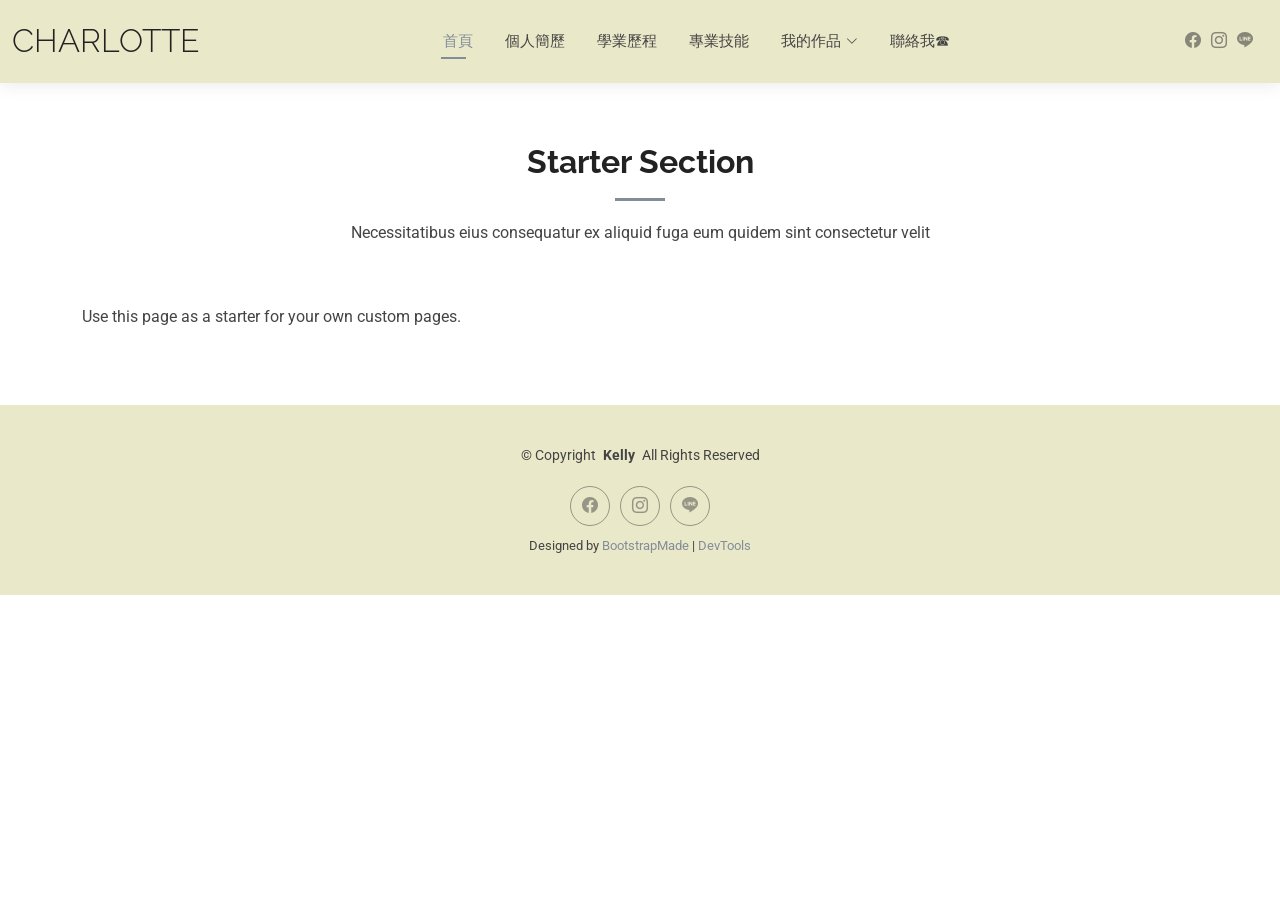
<file: starter-page.html>
<!DOCTYPE html>
<html lang="en">

<head>
  <meta charset="utf-8">
  <meta content="width=device-width, initial-scale=1.0" name="viewport">
  <title>Starter Page - Kelly Bootstrap Template</title>
  <meta name="description" content="">
  <meta name="keywords" content="">

  <!-- Favicons -->
  <link href="assets/img/favicon.png" rel="icon">
  <link href="assets/img/apple-touch-icon.png" rel="apple-touch-icon">

  <!-- Fonts -->
  <link href="https://fonts.googleapis.com" rel="preconnect">
  <link href="https://fonts.gstatic.com" rel="preconnect" crossorigin>
  <link href="https://fonts.googleapis.com/css2?family=Roboto:ital,wght@0,100;0,300;0,400;0,500;0,700;0,900;1,100;1,300;1,400;1,500;1,700;1,900&family=Poppins:ital,wght@0,100;0,200;0,300;0,400;0,500;0,600;0,700;0,800;0,900;1,100;1,200;1,300;1,400;1,500;1,600;1,700;1,800;1,900&family=Raleway:ital,wght@0,100;0,200;0,300;0,400;0,500;0,600;0,700;0,800;0,900;1,100;1,200;1,300;1,400;1,500;1,600;1,700;1,800;1,900&display=swap" rel="stylesheet">

  <!-- Vendor CSS Files -->
  <link href="assets/vendor/bootstrap/css/bootstrap.min.css" rel="stylesheet">
  <link href="assets/vendor/bootstrap-icons/bootstrap-icons.css" rel="stylesheet">
  <link href="assets/vendor/aos/aos.css" rel="stylesheet">
  <link href="assets/vendor/swiper/swiper-bundle.min.css" rel="stylesheet">
  <link href="assets/vendor/glightbox/css/glightbox.min.css" rel="stylesheet">

  <!-- Main CSS File -->
  <link href="assets/css/main.css" rel="stylesheet">

  <!-- =======================================================
  * Template Name: Kelly
  * Template URL: https://bootstrapmade.com/kelly-free-bootstrap-cv-resume-html-template/
  * Updated: Aug 07 2024 with Bootstrap v5.3.3
  * Author: BootstrapMade.com
  * License: https://bootstrapmade.com/license/
  ======================================================== -->
</head>

<body class="starter-page-page">

   <header id="header" class="header d-flex align-items-center light-background sticky-top">
    <div class="container-fluid position-relative d-flex align-items-center justify-content-between">

      <a href="index.html" class="logo d-flex align-items-center me-auto me-xl-0">
        <!-- Uncomment the line below if you also wish to use an image logo -->
        <!-- <img src="assets/img/logo.png" alt=""> -->
        <h1 class="sitename">Charlotte</h1>
      </a>

      <nav id="navmenu" class="navmenu">
        <ul>
          <li><a href="index.html" class="active">首頁</a></li>
          <li><a href="about.html">個人簡歷</a></li>
          <li><a href="resume.html">學業歷程</a></li>
          <li><a href="services.html">專業技能</a></li>
       <li class="dropdown"><a href="portfolio.html"><span>我的作品</span> <i class="bi bi-chevron-down toggle-dropdown"></i></a>
             <ul>
              <li><a href="portfolio-details.html">生活雜誌📽️</a></li>
              <li class="dropdown"><a href="portfolio.html"><span>攝影集📸</span> <i class="bi bi-chevron-down toggle-dropdown"></i></a>
                <ul>
                  <li><a href="portfolio.html">風景🌇</a></li>
                  <li><a href="portfolio.html">聚焦👑</a></li>
                  <li><a href="portfolio.html">美食🥐</a></li>
                </ul>
              </li>
             <li><a href="https://music.youtube.com/watch?v=SiEUDZd2bto&si=y4GIB4ztZ34LLuRh">最近在聽🎧</a></li>
            </ul>
          </li>
          <li><a href="contact.html">聯絡我☎︎</a></li>
        </ul>
        <i class="mobile-nav-toggle d-xl-none bi bi-list"></i>
      </nav>

      <div class="header-social-links">
        <a href="https://www.facebook.com/share/1EVmEae6Wq/?mibextid=wwXIfr" class="facebook" target="_blank"><i class="bi bi-facebook"></i></a>
        <a href="https://www.instagram.com/char1the?igsh=emJxNno5cjluY2Y5&utm_source=qr" class="instagram"><i class="bi bi-instagram"></i></a>
        <a href="https://line.me/ti/p/7a3qe7V7F-" class="line"><i class="bi bi-line"></i></a>
      </div>

    </div>
  </header>
     

    <!-- Starter Section Section -->
    <section id="starter-section" class="starter-section section">

      <!-- Section Title -->
      <div class="container section-title" data-aos="fade-up">
        <h2>Starter Section</h2>
        <p>Necessitatibus eius consequatur ex aliquid fuga eum quidem sint consectetur velit</p>
      </div><!-- End Section Title -->

      <div class="container" data-aos="fade-up">
        <p>Use this page as a starter for your own custom pages.</p>
      </div>

    </section><!-- /Starter Section Section -->

  </main>

  <footer id="footer" class="footer light-background">

    <div class="container">
      <div class="copyright text-center ">
        <p>© <span>Copyright</span> <strong class="px-1 sitename">Kelly</strong> <span>All Rights Reserved<br></span></p>
      </div>
      <div class="social-links d-flex justify-content-center">
        <a href="https://www.facebook.com/share/1EVmEae6Wq/?mibextid=wwXIfr"><i class="bi bi-facebook"></i></a>
        <a href="https://www.instagram.com/char1the?igsh=emJxNno5cjluY2Y5&utm_source=qr"><i class="bi bi-instagram"></i></a>
        <a href="https://line.me/ti/p/7a3qe7V7F-"><i class="bi bi-line"></i></a>
      </div>
      <div class="credits">
        <!-- All the links in the footer should remain intact. -->
        <!-- You can delete the links only if you've purchased the pro version. -->
        <!-- Licensing information: https://bootstrapmade.com/license/ -->
        <!-- Purchase the pro version with working PHP/AJAX contact form: [buy-url] -->
        Designed by <a href="https://bootstrapmade.com/">BootstrapMade</a> | <a href="https://bootstrapmade.com/tools/">DevTools</a>
      </div>
    </div>

  </footer>
  <!-- Scroll Top -->
  <a href="#" id="scroll-top" class="scroll-top d-flex align-items-center justify-content-center"><i class="bi bi-arrow-up-short"></i></a>

  <!-- Preloader -->
  <div id="preloader"></div>

  <!-- Vendor JS Files -->
  <script src="assets/vendor/bootstrap/js/bootstrap.bundle.min.js"></script>
  <script src="assets/vendor/php-email-form/validate.js"></script>
  <script src="assets/vendor/aos/aos.js"></script>
  <script src="assets/vendor/waypoints/noframework.waypoints.js"></script>
  <script src="assets/vendor/purecounter/purecounter_vanilla.js"></script>
  <script src="assets/vendor/swiper/swiper-bundle.min.js"></script>
  <script src="assets/vendor/glightbox/js/glightbox.min.js"></script>
  <script src="assets/vendor/imagesloaded/imagesloaded.pkgd.min.js"></script>
  <script src="assets/vendor/isotope-layout/isotope.pkgd.min.js"></script>

  <!-- Main JS File -->
  <script src="assets/js/main.js"></script>

</body>

</html>
</file>
<file: assets/css/main.css>
/**
* Template Name: Kelly
* Template URL: https://bootstrapmade.com/kelly-free-bootstrap-cv-resume-html-template/
* Updated: Aug 07 2024 with Bootstrap v5.3.3
* Author: BootstrapMade.com
* License: https://bootstrapmade.com/license/
*/

/*--------------------------------------------------------------
# Font & Color Variables
# Help: https://bootstrapmade.com/color-system/
--------------------------------------------------------------*/
/* Fonts */
:root {
  --default-font: "Roboto",  system-ui, -apple-system, "Segoe UI", Roboto, "Helvetica Neue", Arial, "Noto Sans", "Liberation Sans", sans-serif, "Apple Color Emoji", "Segoe UI Emoji", "Segoe UI Symbol", "Noto Color Emoji";
  --heading-font: "Raleway",  sans-serif;
  --nav-font: "Poppins",  sans-serif;
}

/* Global Colors - The following color variables are used throughout the website. Updating them here will change the color scheme of the entire website */
:root { 
  --background-color: #ffffff; /* Background color for the entire website, including individual sections */
  --default-color: #444444; /* Default color used for the majority of the text content across the entire website */
  --heading-color: #222222; /* Color for headings, subheadings and title throughout the website */
  --accent-color: #838c99; /* Accent color that represents your brand on the website. It's used for buttons, links, and other elements that need to stand out */
  --surface-color: #ffffff; /* The surface color is used as a background of boxed elements within sections, such as cards, icon boxes, or other elements that require a visual separation from the global background. */
  --contrast-color: #ffffff; /* Contrast color for text, ensuring readability against backgrounds of accent, heading, or default colors. */
}

/* Nav Menu Colors - The following color variables are used specifically for the navigation menu. They are separate from the global colors to allow for more customization options */
:root {
  --nav-color: #444444;  /* The default color of the main navmenu links */
  --nav-hover-color: #838c99; /* Applied to main navmenu links when they are hovered over or active */
  --nav-mobile-background-color: #ffffff; /* Used as the background color for mobile navigation menu */
  --nav-dropdown-background-color: #ffffff; /* Used as the background color for dropdown items that appear when hovering over primary navigation items */
  --nav-dropdown-color: #444444; /* Used for navigation links of the dropdown items in the navigation menu. */
  --nav-dropdown-hover-color: #838c99; /* Similar to --nav-hover-color, this color is applied to dropdown navigation links when they are hovered over. */
}

/* Color Presets - These classes override global colors when applied to any section or element, providing reuse of the sam color scheme. */

.light-background {
  --background-color: #e9e8c8;
  --surface-color: #ffffff;
}

.dark-background {
  --background-color: #060606;
  --default-color: #ffffff;
  --heading-color: #ffffff;
  --surface-color: #252525;
  --contrast-color: #ffffff;
}

/* Smooth scroll */
:root {
  scroll-behavior: smooth;
}

/*--------------------------------------------------------------
# General Styling & Shared Classes
--------------------------------------------------------------*/
body {
  color: var(--default-color);
  background-color: var(--background-color);
  font-family: var(--default-font);
}

a {
  color: var(--accent-color);
  text-decoration: none;
  transition: 0.3s;
}

a:hover {
  color: color-mix(in srgb, var(--accent-color), transparent 25%);
  text-decoration: none;
}

h1,
h2,
h3,
h4,
h5,
h6 {
  color: var(--heading-color);
  font-family: var(--heading-font);
}

/* PHP Email Form Messages
------------------------------*/
.php-email-form .error-message {display: none !important;
  visibility: hidden !important; /* 隱藏元素 */
  opacity: 0 !important;          /* 變成完全透明 */
  height: 0 !important;           /* 高度歸零 */
  padding: 0 !important;          /* 內邊距歸零（消滅紅色大區塊） */
  margin: 0 !important;           /* 外邊距歸零 */
  border: none !important;        /* 拔掉任何邊框 */
  font-size: 0 !important;        /* 字體縮小到不見 */
}

.php-email-form .sent-message {
  display: none;
  color: #ffffff;
  background: #059652;
  text-align: center;
  padding: 15px;
  margin-bottom: 24px;
  font-weight: 600;
}

.php-email-form .loading {
  display: none;
  background: var(--surface-color);
  text-align: center;
  padding: 15px;
  margin-bottom: 24px;
}

.php-email-form .loading:before {
  content: "";
  display: inline-block;
  border-radius: 50%;
  width: 24px;
  height: 24px;
  margin: 0 10px -6px 0;
  border: 3px solid var(--accent-color);
  border-top-color: var(--surface-color);
  animation: php-email-form-loading 1s linear infinite;
}

@keyframes php-email-form-loading {
  0% {
    transform: rotate(0deg);
  }

  100% {
    transform: rotate(360deg);
  }
}

/*--------------------------------------------------------------
# Global Header
--------------------------------------------------------------*/
.header {
  color: var(--default-color);
  background-color: var(--background-color);
  padding: 15px 0;
  transition: all 0.5s;
  z-index: 997;
  box-shadow: 0px 0 18px rgba(0, 0, 0, 0.1);
}

.header .logo {
  line-height: 1;
}

.header .logo img {
  max-height: 36px;
  margin-right: 8px;
}

.header .logo h1 {
  font-size: 32px;
  margin: 0;
  font-weight: 300;
  text-transform: uppercase;
  color: var(--heading-color);
}

.header .header-social-links {
  padding-right: 15px;
}

.header .header-social-links a {
  color: color-mix(in srgb, var(--default-color), transparent 40%);
  padding-left: 6px;
  display: inline-block;
  transition: 0.3s;
  font-size: 16px;
}

.header .header-social-links a:hover {
  color: var(--accent-color);
}

.header .header-social-links a i {
  line-height: 0px;
}

@media (max-width: 1200px) {
  .header .logo {
    order: 1;
  }

  .header .header-social-links {
    order: 2;
  }

  .header .navmenu {
    order: 3;
  }
}

/*--------------------------------------------------------------
# Navigation Menu
--------------------------------------------------------------*/
/* Desktop Navigation */
@media (min-width: 1200px) {
  .navmenu {
    padding: 0;
  }

  .navmenu ul {
    margin: 0;
    padding: 0;
    display: flex;
    list-style: none;
    align-items: center;
  }

  .navmenu li {
    position: relative;
  }

  .navmenu>ul>li {
    white-space: nowrap;
    padding: 15px 14px;
  }

  .navmenu>ul>li:last-child {
    padding-right: 0;
  }

  .navmenu a,
  .navmenu a:focus {
    color: var(--nav-color);
    font-size: 15px;
    padding: 0 2px;
    font-family: var(--nav-font);
    font-weight: 400;
    display: flex;
    align-items: center;
    justify-content: space-between;
    white-space: nowrap;
    transition: 0.3s;
    position: relative;
  }

  .navmenu a i,
  .navmenu a:focus i {
    font-size: 12px;
    line-height: 0;
    margin-left: 5px;
    transition: 0.3s;
  }

  .navmenu>ul>li>a:before {
    content: "";
    position: absolute;
    height: 2px;
    bottom: -6px;
    left: 0;
    background-color: var(--nav-hover-color);
    visibility: hidden;
    width: 0px;
    transition: all 0.3s ease-in-out 0s;
  }

  .navmenu a:hover:before,
  .navmenu li:hover>a:before,
  .navmenu .active:before {
    visibility: visible;
    width: 25px;
  }

  .navmenu li:hover>a,
  .navmenu .active,
  .navmenu .active:focus {
    color: var(--nav-hover-color);
  }

  .navmenu .dropdown ul {
    margin: 0;
    padding: 10px 0;
    background: var(--nav-dropdown-background-color);
    display: block;
    position: absolute;
    visibility: hidden;
    left: 14px;
    top: 130%;
    opacity: 0;
    transition: 0.3s;
    border-radius: 4px;
    z-index: 99;
    box-shadow: 0px 0px 30px rgba(0, 0, 0, 0.1);
  }

  .navmenu .dropdown ul li {
    min-width: 200px;
  }

  .navmenu .dropdown ul a {
    padding: 10px 20px;
    font-size: 15px;
    text-transform: none;
    color: var(--nav-dropdown-color);
  }

  .navmenu .dropdown ul a i {
    font-size: 12px;
  }

  .navmenu .dropdown ul a:hover,
  .navmenu .dropdown ul .active:hover,
  .navmenu .dropdown ul li:hover>a {
    color: var(--nav-dropdown-hover-color);
  }

  .navmenu .dropdown:hover>ul {
    opacity: 1;
    top: 100%;
    visibility: visible;
  }

  .navmenu .dropdown .dropdown ul {
    top: 0;
    left: -90%;
    visibility: hidden;
  }

  .navmenu .dropdown .dropdown:hover>ul {
    opacity: 1;
    top: 0;
    left: -100%;
    visibility: visible;
  }
}

/* Mobile Navigation */
@media (max-width: 1199px) {
  .mobile-nav-toggle {
    color: var(--nav-color);
    font-size: 28px;
    line-height: 0;
    margin-right: 10px;
    cursor: pointer;
    transition: color 0.3s;
  }

  .navmenu {
    padding: 0;
    z-index: 9997;
  }

  .navmenu ul {
    display: none;
    list-style: none;
    position: absolute;
    inset: 60px 20px 20px 20px;
    padding: 10px 0;
    margin: 0;
    border-radius: 6px;
    background-color: var(--nav-mobile-background-color);
    border: 1px solid color-mix(in srgb, var(--default-color), transparent 90%);
    box-shadow: none;
    overflow-y: auto;
    transition: 0.3s;
    z-index: 9998;
  }

  .navmenu a,
  .navmenu a:focus {
    color: var(--nav-dropdown-color);
    padding: 10px 20px;
    font-family: var(--nav-font);
    font-size: 17px;
    font-weight: 500;
    display: flex;
    align-items: center;
    justify-content: space-between;
    white-space: nowrap;
    transition: 0.3s;
  }

  .navmenu a i,
  .navmenu a:focus i {
    font-size: 12px;
    line-height: 0;
    margin-left: 5px;
    width: 30px;
    height: 30px;
    display: flex;
    align-items: center;
    justify-content: center;
    border-radius: 50%;
    transition: 0.3s;
    background-color: color-mix(in srgb, var(--accent-color), transparent 90%);
  }

  .navmenu a i:hover,
  .navmenu a:focus i:hover {
    background-color: var(--accent-color);
    color: var(--contrast-color);
  }

  .navmenu a:hover,
  .navmenu .active,
  .navmenu .active:focus {
    color: var(--nav-dropdown-hover-color);
  }

  .navmenu .active i,
  .navmenu .active:focus i {
    background-color: var(--accent-color);
    color: var(--contrast-color);
    transform: rotate(180deg);
  }

  .navmenu .dropdown ul {
    position: static;
    display: none;
    z-index: 99;
    padding: 10px 0;
    margin: 10px 20px;
    background-color: var(--nav-dropdown-background-color);
    transition: all 0.5s ease-in-out;
  }

  .navmenu .dropdown ul ul {
    background-color: rgba(33, 37, 41, 0.1);
  }

  .navmenu .dropdown>.dropdown-active {
    display: block;
    background-color: rgba(33, 37, 41, 0.03);
  }

  .mobile-nav-active {
    overflow: hidden;
  }

  .mobile-nav-active .mobile-nav-toggle {
    color: #fff;
    position: absolute;
    font-size: 32px;
    top: 15px;
    right: 15px;
    margin-right: 0;
    z-index: 9999;
  }

  .mobile-nav-active .navmenu {
    position: fixed;
    overflow: hidden;
    inset: 0;
    background: rgba(33, 37, 41, 0.8);
    transition: 0.3s;
  }

  .mobile-nav-active .navmenu>ul {
    display: block;
  }
}

/*--------------------------------------------------------------
# Global Footer
--------------------------------------------------------------*/
.footer {
  color: var(--default-color);
  background-color: var(--background-color);
  font-size: 14px;
  padding: 40px 0;
  position: relative;
}

.footer .copyright p {
  margin-bottom: 0;
}

.footer .social-links {
  margin-top: 20px;
}

.footer .social-links a {
  display: flex;
  align-items: center;
  justify-content: center;
  width: 40px;
  height: 40px;
  border-radius: 50%;
  border: 1px solid color-mix(in srgb, var(--default-color), transparent 50%);
  font-size: 16px;
  color: color-mix(in srgb, var(--default-color), transparent 50%);
  margin: 0 5px;
  transition: 0.3s;
}

.footer .social-links a:hover {
  color: var(--accent-color);
  border-color: var(--accent-color);
}

.footer .credits {
  margin-top: 10px;
  font-size: 13px;
  text-align: center;
}

/*--------------------------------------------------------------
# Preloader
--------------------------------------------------------------*/
#preloader {
  position: fixed;
  inset: 0;
  z-index: 9999;
  overflow: hidden;
  background-color: var(--background-color);
  transition: all 0.6s ease-out;
  width: 100%;
  height: 100vh;
}

#preloader:before,
#preloader:after {
  content: "";
  position: absolute;
  border: 4px solid var(--accent-color);
  border-radius: 50%;
  animation: animate-preloader 2s cubic-bezier(0, 0.2, 0.8, 1) infinite;
}

#preloader:after {
  animation-delay: -0.5s;
}

@keyframes animate-preloader {
  0% {
    width: 10px;
    height: 10px;
    top: calc(50% - 5px);
    left: calc(50% - 5px);
    opacity: 1;
  }

  100% {
    width: 72px;
    height: 72px;
    top: calc(50% - 36px);
    left: calc(50% - 36px);
    opacity: 0;
  }
}

/*--------------------------------------------------------------
# Scroll Top Button
--------------------------------------------------------------*/
.scroll-top {
  position: fixed;
  visibility: hidden;
  opacity: 0;
  right: 15px;
  bottom: -15px;
  z-index: 99999;
  background-color: var(--accent-color);
  width: 44px;
  height: 44px;
  border-radius: 50px;
  transition: all 0.4s;
}

.scroll-top i {
  font-size: 24px;
  color: var(--contrast-color);
  line-height: 0;
}

.scroll-top:hover {
  background-color: color-mix(in srgb, var(--accent-color), transparent 20%);
  color: var(--contrast-color);
}

.scroll-top.active {
  visibility: visible;
  opacity: 1;
  bottom: 15px;
}

/*--------------------------------------------------------------
# Disable aos animation delay on mobile devices
--------------------------------------------------------------*/
@media screen and (max-width: 768px) {
  [data-aos-delay] {
    transition-delay: 0 !important;
  }
}

/*--------------------------------------------------------------
# Global Page Titles & Breadcrumbs
--------------------------------------------------------------*/
.page-title {
  color: var(--default-color);
  background-color: var(--background-color);
  padding: 25px 0;
  position: relative;
  border-bottom: 1px solid color-mix(in srgb, var(--default-color), transparent 85%);
}

.page-title h1 {
  font-size: 24px;
  font-weight: 400;
}

.page-title .breadcrumbs ol {
  display: flex;
  flex-wrap: wrap;
  list-style: none;
  padding: 0;
  margin: 0;
  font-size: 14px;
  font-weight: 400;
}

.page-title .breadcrumbs ol li+li {
  padding-left: 10px;
}

.page-title .breadcrumbs ol li+li::before {
  content: "/";
  display: inline-block;
  padding-right: 10px;
  color: color-mix(in srgb, var(--default-color), transparent 70%);
}

/*--------------------------------------------------------------
# Global Sections
--------------------------------------------------------------*/
section,
.section {
  color: var(--default-color);
  background-color: var(--background-color);
  padding: 60px 0;
  scroll-margin-top: 100px;
  overflow: clip;
}

@media (max-width: 1199px) {

  section,
  .section {
    scroll-margin-top: 66px;
  }
}

/*--------------------------------------------------------------
# Global Section Titles
--------------------------------------------------------------*/
.section-title {
  text-align: center;
  padding-bottom: 60px;
  position: relative;
}

.section-title h2 {
  font-size: 32px;
  font-weight: 700;
  margin-bottom: 20px;
  padding-bottom: 20px;
  position: relative;
}

.section-title h2:after {
  content: "";
  position: absolute;
  display: block;
  width: 50px;
  height: 3px;
  background: var(--accent-color);
  left: 0;
  right: 0;
  bottom: 0;
  margin: auto;
}

.section-title p {
  margin-bottom: 0;
}

/*--------------------------------------------------------------
# Hero Section
--------------------------------------------------------------*/
.hero {
  width: 100%;
  min-height: calc(100vh - 82px);
  position: relative;
  padding: 80px 0;
  display: flex;
  align-items: center;
  justify-content: center;
}

@media (max-width: 1200px) {
  .hero {
    min-height: calc(100vh - 68px);
  }
}

.hero img {
  position: absolute;
  inset: 0;
  display: block;
  width: 100%;
  height: 100%;
  object-fit: cover;
  z-index: 1;
}

.hero .container {
  position: relative;
  z-index: 3;
}

.hero h2 {
  margin: 0;
  font-size: 48px;
  font-weight: 700;
}

.hero p {
  margin: 10px 0 0 0;
  font-size: 24px;
  color: #fff;
}

.hero .btn-get-started {
  color: var(--contrast-color);
  background: var(--accent-color);
  font-family: var(--heading-font);
  text-transform: uppercase;
  font-weight: 600;
  font-size: 12px;
  letter-spacing: 1px;
  display: inline-block;
  padding: 12px 40px;
  border-radius: 50px;
  transition: 0.5s;
  margin-top: 30px;
}

.hero .btn-get-started:hover {
  background: color-mix(in srgb, var(--accent-color) 90%, white 20%);
}

@media (max-width: 768px) {
  .hero h2 {
    font-size: 32px;
  }

  .hero p {
    font-size: 18px;
  }
}

/*--------------------------------------------------------------
# About Section
--------------------------------------------------------------*/
.about .content h2 {
  font-weight: 700;
  font-size: 24px;
}

.about .content ul {
  list-style: none;
  padding: 0;
}

.about .content ul li {
  margin-bottom: 20px;
  display: flex;
  align-items: center;
}

.about .content ul strong {
  margin-right: 10px;
}

.about .content ul i {
  font-size: 16px;
  margin-right: 5px;
  color: var(--accent-color);
  line-height: 0;
}

/*--------------------------------------------------------------
# Skills Section
--------------------------------------------------------------*/
.skills .progress {
  height: 60px;
  display: block;
  background: none;
  border-radius: 0;
}

.skills .progress .skill {
  color: var(--heading-color);
  padding: 0;
  margin: 0 0 6px 0;
  text-transform: uppercase;
  display: block;
  font-weight: 600;
  font-family: var(--heading-font);
}

.skills .progress .skill .val {
  float: right;
  font-style: normal;
}

.skills .progress-bar-wrap {
  background: color-mix(in srgb, var(--default-color), transparent 90%);
  height: 10px;
}

.skills .progress-bar {
  width: 1px;
  height: 10px;
  transition: 0.9s;
  background-color: var(--accent-color);
}

/*--------------------------------------------------------------
# Stats Section
--------------------------------------------------------------*/
.stats .stats-item {
  padding: 30px;
  width: 100%;
}

.stats .stats-item span {
  color: var(--heading-color);
  font-size: 48px;
  display: block;
  font-weight: 700;
  margin-bottom: 20px;
  padding-bottom: 20px;
  position: relative;
}

.stats .stats-item span:after {
  content: "";
  position: absolute;
  display: block;
  width: 25px;
  height: 3px;
  background: var(--accent-color);
  left: 0;
  right: 0;
  bottom: 0;
  margin: auto;
}

.stats .stats-item p {
  color: color-mix(in srgb, var(--default-color), transparent 40%);
  padding: 0;
  margin: 0;
  font-family: var(--heading-font);
  font-weight: 500;
}

/*--------------------------------------------------------------
# Testimonials Section
--------------------------------------------------------------*/
.testimonials .section-header {
  margin-bottom: 40px;
}

.testimonials .testimonials-carousel,
.testimonials .testimonials-slider {
  overflow: hidden;
}

.testimonials .testimonial-item {
  text-align: center;
}

.testimonials .testimonial-item .testimonial-img {
  width: 250px;
  border-radius: 50%;
  border: 4px solid var(--background-color);
  margin: 0 auto;
}

.testimonials .testimonial-item h3 {
  font-size: 20px;
  font-weight: bold;
  margin: 10px 0 5px 0;
}

.testimonials .testimonial-item h4 {
  font-size: 14px;
  color: color-mix(in srgb, var(--default-color), transparent 40%);
  margin: 0 0 15px 0;
}

.testimonials .testimonial-item .stars {
  margin-bottom: 15px;
}

.testimonials .testimonial-item .stars i {
  color: #ffc107;
  margin: 0 1px;
}

.testimonials .testimonial-item .quote-icon-left,
.testimonials .testimonial-item .quote-icon-right {
  color: color-mix(in srgb, var(--accent-color), transparent 50%);
  font-size: 26px;
  line-height: 0;
}

.testimonials .testimonial-item .quote-icon-left {
  display: inline-block;
  left: -5px;
  position: relative;
}

.testimonials .testimonial-item .quote-icon-right {
  display: inline-block;
  right: -5px;
  position: relative;
  top: 10px;
  transform: scale(-1, -1);
}

.testimonials .testimonial-item p {
  font-style: normal; font-family: "Source Han Serif TC";
  margin: 0 auto 15px auto;
}

.testimonials .swiper-wrapper {
  height: auto;
}

.testimonials .swiper-pagination {
  margin-top: 20px;
  position: relative;
}

.testimonials .swiper-pagination .swiper-pagination-bullet {
  width: 12px;
  height: 12px;
  opacity: 1;
  background-color: color-mix(in srgb, var(--default-color), transparent 85%);
}

.testimonials .swiper-pagination .swiper-pagination-bullet-active {
  background-color: var(--accent-color);
}

@media (min-width: 992px) {
  .testimonials .testimonial-item p {
    width: 80%;
  }
}

/*--------------------------------------------------------------
# Resume Section
--------------------------------------------------------------*/
.resume .resume-title {
  color: var(--heading-color);
  font-size: 26px;
  font-weight: 700;
  margin-top: 20px;
  margin-bottom: 20px;
}

.resume .resume-item {
  padding: 0 0 20px 20px;
  margin-top: -2px;
  border-left: 2px solid var(--accent-color);
  position: relative;
}

.resume .resume-item h4 {
  line-height: 18px;
  font-size: 18px;
  font-weight: 600;
  text-transform: uppercase;
  color: color-mix(in srgb, var(--default-color), transparent 20%);
  margin-bottom: 10px;
}

.resume .resume-item h5 {
  font-size: 16px;
  padding: 5px 15px;
  display: inline-block;
  font-weight: 600;
  margin-bottom: 10px;
}

.resume .resume-item ul {
  padding-left: 20px;
}

.resume .resume-item ul li {
  padding-bottom: 10px;
}

.resume .resume-item:last-child {
  padding-bottom: 0;
}

.resume .resume-item::before {
  content: "";
  position: absolute;
  width: 16px;
  height: 16px;
  border-radius: 50px;
  left: -9px;
  top: 0;
  background: var(--background-color);
  border: 2px solid var(--accent-color);
}

/*--------------------------------------------------------------
# Services Section
--------------------------------------------------------------*/
.services .service-item {
  background-color: var(--surface-color);
  box-shadow: 0px 5px 90px 0px rgba(0, 0, 0, 0.1);
  height: 100%;
  padding: 60px 30px;
  text-align: center;
  transition: 0.3s;
  border-radius: 5px;
}

.services .service-item .icon {
  margin: 0 auto;
  width: 100px;
  height: 100px;
  display: flex;
  align-items: center;
  justify-content: center;
  transition: ease-in-out 0.3s;
  position: relative;
}

.services .service-item .icon i {
  font-size: 36px;
  transition: 0.5s;
  position: relative;
}

.services .service-item .icon svg {
  position: absolute;
  top: 0;
  left: 0;
}

.services .service-item .icon svg path {
  transition: 0.5s;
  fill: color-mix(in srgb, var(--default-color), transparent 95%);
}

.services .service-item h3 {
  font-weight: 700;
  margin: 10px 0 15px 0;
  font-size: 22px;
}

.services .service-item p {
  line-height: 24px;
  font-size: 14px;
  margin-bottom: 0;
}

.services .service-item:hover {
  box-shadow: 0px 5px 35px 0px rgba(0, 0, 0, 0.1);
}

.services .service-item.item-cyan i {
  color: #0dcaf0;
}

.services .service-item.item-cyan:hover .icon i {
  color: #fff;
}

.services .service-item.item-cyan:hover .icon path {
  fill: #0dcaf0;
}

.services .service-item.item-orange i {
  color: #fd7e14;
}

.services .service-item.item-orange:hover .icon i {
  color: #fff;
}

.services .service-item.item-orange:hover .icon path {
  fill: #fd7e14;
}

.services .service-item.item-teal i {
  color: #21c76b;
}

.services .service-item.item-teal:hover .icon i {
  color: #fff;
}

.services .service-item.item-teal:hover .icon path {
  fill: #21c76b;
}

.services .service-item.item-red i {
  color: #b335da;
}

.services .service-item.item-red:hover .icon i {
  color: #fff;
}

.services .service-item.item-red:hover .icon path {
  fill: #b335da;
}

.services .service-item.item-indigo i {
  color: #fde618;
}

.services .service-item.item-indigo:hover .icon i {
  color: #fff;
}

.services .service-item.item-indigo:hover .icon path {
  fill: #fde618;
}

.services .service-item.item-pink i {
  color: #db699f;
}

.services .service-item.item-pink:hover .icon i {
  color: #fff;
}

.services .service-item.item-pink:hover .icon path {
  fill: #db699f;
}

/*--------------------------------------------------------------
# Portfolio Section
--------------------------------------------------------------*/
.portfolio .portfolio-filters {
  padding: 0;
  margin: 0 auto 20px auto;
  list-style: none;
  text-align: center;
}

.portfolio .portfolio-filters li {
  cursor: pointer;
  display: inline-block;
  padding: 8px 20px 10px 20px;
  margin: 0;
  font-size: 15px;
  font-weight: 500;
  line-height: 1;
  margin-bottom: 5px;
  border-radius: 50px;
  transition: all 0.3s ease-in-out;
  font-family: var(--heading-font);
}

.portfolio .portfolio-filters li:hover,
.portfolio .portfolio-filters li.filter-active {
  color: var(--contrast-color);
  background-color: var(--accent-color);
}

.portfolio .portfolio-filters li:first-child {
  margin-left: 0;
}

.portfolio .portfolio-filters li:last-child {
  margin-right: 0;
}

@media (max-width: 575px) {
  .portfolio .portfolio-filters li {
    font-size: 14px;
    margin: 0 0 10px 0;
  }
}

.portfolio .portfolio-item {
  position: relative;
  overflow: hidden;
}

.portfolio .portfolio-item .portfolio-info {
  opacity: 0;
  position: absolute;
  left: 12px;
  right: 12px;
  bottom: -100%;
  z-index: 3;
  transition: all ease-in-out 0.5s;
  background: color-mix(in srgb, var(--surface-color), transparent 10%);
  padding: 15px;
}

.portfolio .portfolio-item .portfolio-info h4 {
  font-size: 18px;
  font-weight: 600;
  padding-right: 50px;
}

.portfolio .portfolio-item .portfolio-info p {
  color: color-mix(in srgb, var(--default-color), transparent 30%);
  font-size: 14px;
  margin-bottom: 0;
  padding-right: 50px;
}

.portfolio .portfolio-item .portfolio-info .preview-link,
.portfolio .portfolio-item .portfolio-info .details-link {
  position: absolute;
  right: 50px;
  font-size: 24px;
  top: calc(50% - 14px);
  color: color-mix(in srgb, var(--default-color), transparent 30%);
  transition: 0.3s;
  line-height: 0;
}

.portfolio .portfolio-item .portfolio-info .preview-link:hover,
.portfolio .portfolio-item .portfolio-info .details-link:hover {
  color: var(--accent-color);
}

.portfolio .portfolio-item .portfolio-info .details-link {
  right: 14px;
  font-size: 28px;
}

.portfolio .portfolio-item:hover .portfolio-info {
  opacity: 1;
  bottom: 0;
}

/*--------------------------------------------------------------
# Portfolio Details Section
--------------------------------------------------------------*/
.portfolio-details .portfolio-details-slider img {
  width: 100%;
}

.portfolio-details .portfolio-details-slider .swiper-pagination {
  margin-top: 20px;
  position: relative;
}

.portfolio-details .portfolio-details-slider .swiper-pagination .swiper-pagination-bullet {
  width: 12px;
  height: 12px;
  background-color: color-mix(in srgb, var(--default-color), transparent 85%);
  opacity: 1;
}

.portfolio-details .portfolio-details-slider .swiper-pagination .swiper-pagination-bullet-active {
  background-color: var(--accent-color);
}

.portfolio-details .portfolio-info {
  background-color: var(--surface-color);
  padding: 30px;
  box-shadow: 0px 0 30px rgba(0, 0, 0, 0.1);
}

.portfolio-details .portfolio-info h3 {
  font-size: 22px;
  font-weight: 700;
  margin-bottom: 20px;
  padding-bottom: 20px;
  border-bottom: 1px solid color-mix(in srgb, var(--default-color), transparent 85%);
}

.portfolio-details .portfolio-info ul {
  list-style: none;
  padding: 0;
  font-size: 15px;
}

.portfolio-details .portfolio-info ul li+li {
  margin-top: 10px;
}

.portfolio-details .portfolio-description {
  padding-top: 30px;
}

.portfolio-details .portfolio-description h2 {
  font-size: 26px;
  font-weight: 700;
  margin-bottom: 20px;
}

.portfolio-details .portfolio-description p {
  padding: 0;
  color: color-mix(in srgb, var(--default-color), transparent 30%);
}

/*--------------------------------------------------------------
# Contact Section
--------------------------------------------------------------*/
.contact .info-wrap {
  background-color: var(--surface-color);
  box-shadow: 0px 0px 20px rgba(0, 0, 0, 0.1);
  padding: 30px;
}

@media (max-width: 575px) {
  .contact .info-wrap {
    padding: 20px;
  }
}

.contact .info-item {
  margin-bottom: 40px;
}

.contact .info-item i {
  font-size: 20px;
  color: var(--accent-color);
  background: color-mix(in srgb, var(--accent-color), transparent 92%);
  width: 44px;
  height: 44px;
  display: flex;
  justify-content: center;
  align-items: center;
  border-radius: 50px;
  transition: all 0.3s ease-in-out;
  margin-right: 15px;
}

.contact .info-item h3 {
  padding: 0;
  font-size: 18px;
  font-weight: 700;
  margin-bottom: 5px;
}

.contact .info-item p {
  padding: 0;
  margin-bottom: 0;
  font-size: 14px;
}

.contact .info-item:hover i {
  background: var(--accent-color);
  color: var(--contrast-color);
}

.contact .php-email-form {
  background-color: var(--surface-color);
  height: 100%;
  padding: 30px;
  box-shadow: 0px 0px 20px rgba(0, 0, 0, 0.1);
}

@media (max-width: 575px) {
  .contact .php-email-form {
    padding: 20px;
  }
}

.contact .php-email-form input[type=text],
.contact .php-email-form input[type=email],
.contact .php-email-form textarea {
  font-size: 14px;
  padding: 10px 15px;
  box-shadow: none;
  border-radius: 0;
  color: var(--default-color);
  background-color: var(--surface-color);
  border-color: color-mix(in srgb, var(--default-color), transparent 80%);
}

.contact .php-email-form input[type=text]:focus,
.contact .php-email-form input[type=email]:focus,
.contact .php-email-form textarea:focus {
  border-color: var(--accent-color);
}

.contact .php-email-form input[type=text]::placeholder,
.contact .php-email-form input[type=email]::placeholder,
.contact .php-email-form textarea::placeholder {
  color: color-mix(in srgb, var(--default-color), transparent 70%);
}

.contact .php-email-form button[type=submit] {
  color: var(--contrast-color);
  background: var(--accent-color);
  border: 0;
  padding: 10px 30px;
  transition: 0.4s;
  border-radius: 50px;
}

.contact .php-email-form button[type=submit]:hover {
  background: color-mix(in srgb, var(--accent-color), transparent 25%);
}

/*--------------------------------------------------------------
# Starter Section Section
--------------------------------------------------------------*/
.starter-section {
  /* Add your styles here */
}
</file>
